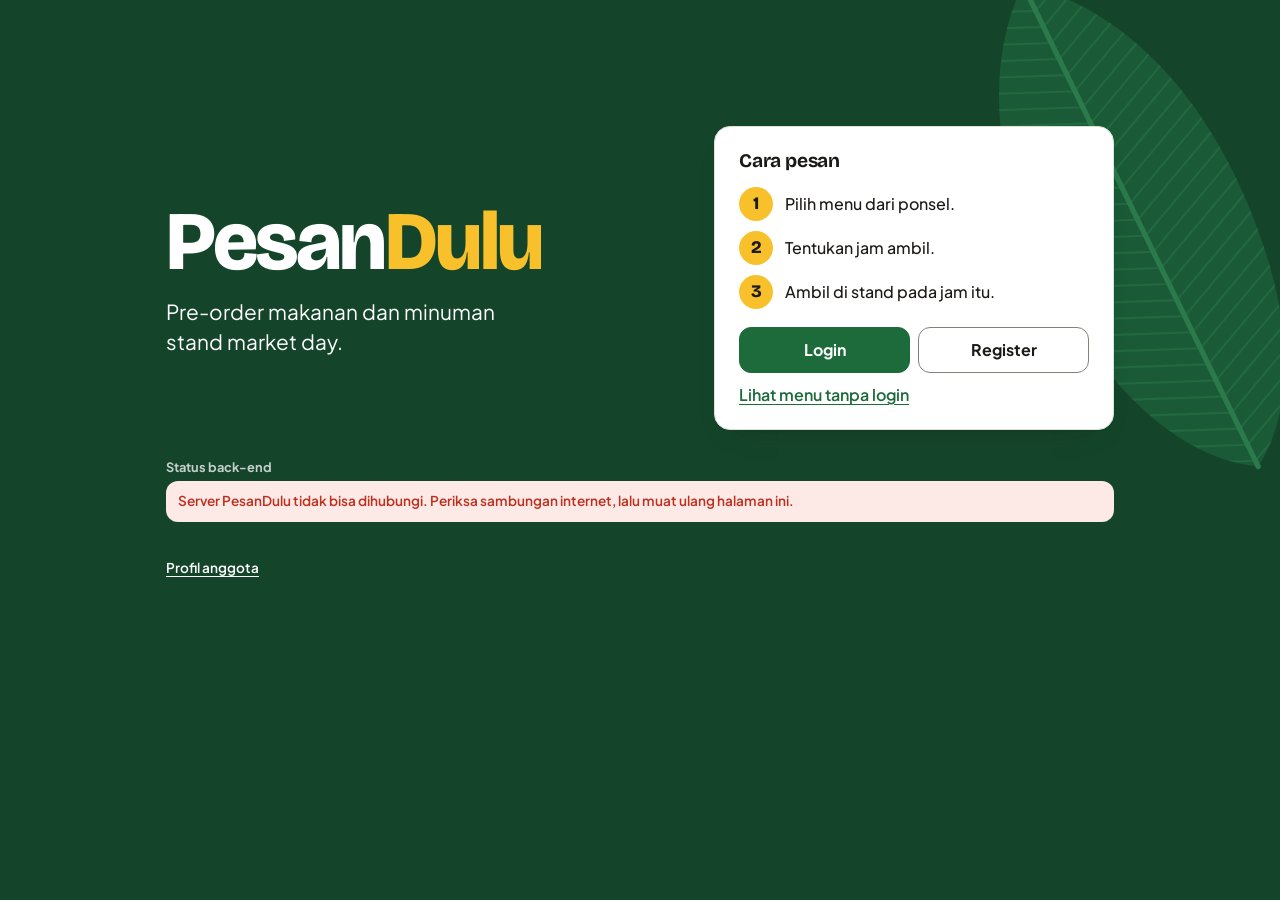
<file: frontend/index.html>
<!DOCTYPE html>
<html lang="id">
<head>
  <meta charset="utf-8">
  <meta name="viewport" content="width=device-width, initial-scale=1">
  <title>PesanDulu</title>
  <meta name="theme-color" content="#14452a">
  <link rel="icon" href="favicon.svg" type="image/svg+xml">
  <link rel="preload" href="fonts/PlusJakartaSans.woff2" as="font" type="font/woff2" crossorigin>
  <link rel="preload" href="fonts/BricolageGrotesque.woff2" as="font" type="font/woff2" crossorigin>
  <link rel="stylesheet" href="css/style.css?v=9">
</head>
<body class="sambut">
  <main class="lebar sempit isi sambut-kisi">
    <header class="sambutan">
      <h1 class="merek-besar">Pesan<span>Dulu</span></h1>
      <p>Pre-order makanan dan minuman stand market day.</p>
    </header>

    <section class="kartu" aria-labelledby="judul-cara">
      <h2 id="judul-cara">Cara pesan</h2>
      <ol class="langkah">
        <li>Pilih menu dari ponsel.</li>
        <li>Tentukan jam ambil.</li>
        <li>Ambil di stand pada jam itu.</li>
      </ol>
      <div class="baris-tombol rata">
        <a class="tombol utama" href="login.html">Login</a>
        <a class="tombol" href="register.html">Register</a>
      </div>
      <p class="keterangan"><a href="buat-pesanan.html">Lihat menu tanpa login</a></p>
    </section>

    <section class="status-backend" aria-labelledby="judul-status">
      <h2 id="judul-status">Status back-end</h2>
      <p id="status-backend" class="pesan" role="status">Memeriksa back-end…</p>
    </section>
  </main>

  <footer class="lebar sempit kaki-sambut">
    <a href="anggota.html">Profil anggota</a>
  </footer>

  <script src="js/config.js?v=9"></script>
  <script src="js/umum.js?v=9"></script>
  <script src="js/app.js?v=9"></script>
</body>
</html>
</file>
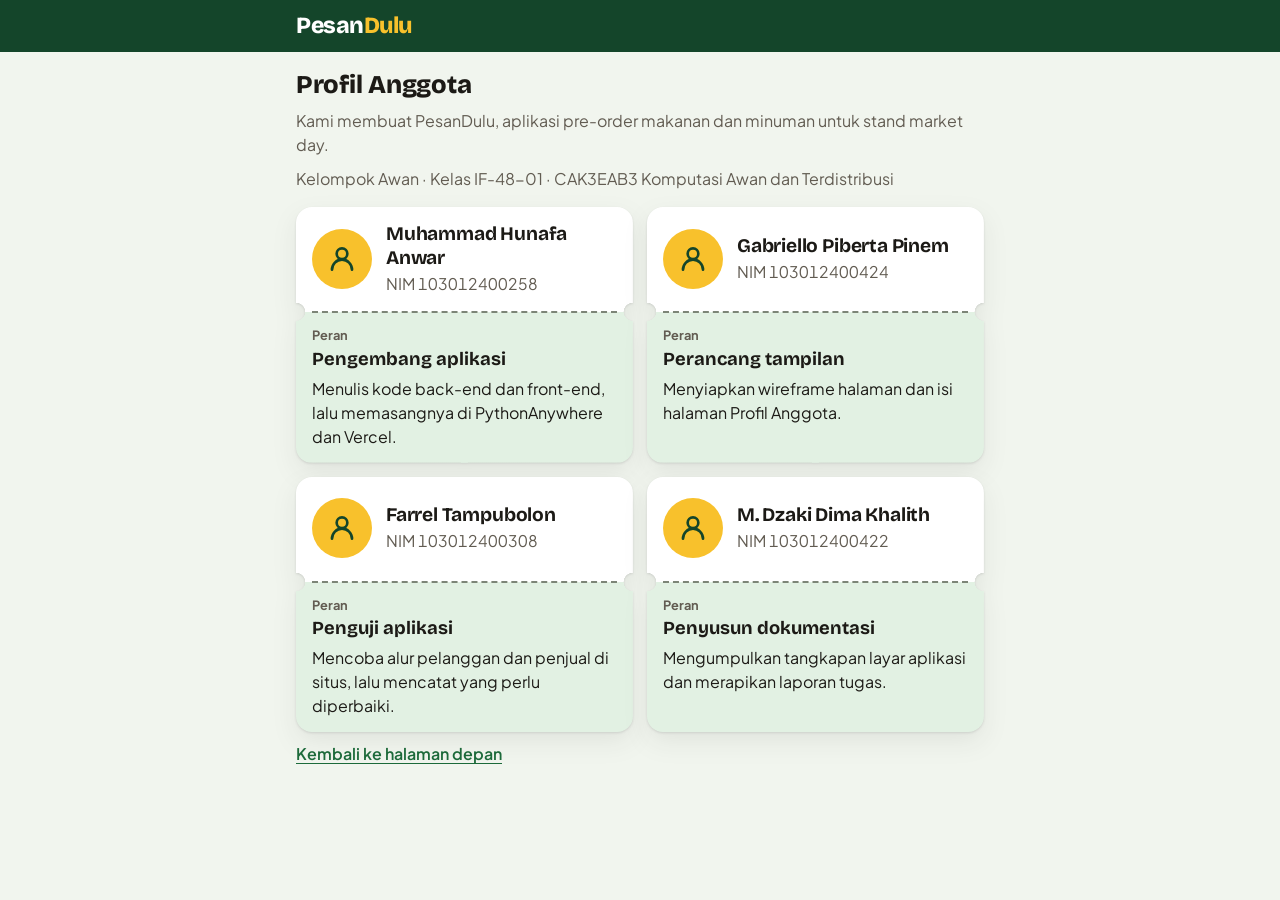
<file: frontend/anggota.html>
<!DOCTYPE html>
<html lang="id">
<head>
  <meta charset="utf-8">
  <meta name="viewport" content="width=device-width, initial-scale=1">
  <title>Profil Anggota - PesanDulu</title>
  <meta name="theme-color" content="#14452a">
  <link rel="icon" href="favicon.svg" type="image/svg+xml">
  <link rel="preload" href="fonts/PlusJakartaSans.woff2" as="font" type="font/woff2" crossorigin>
  <link rel="preload" href="fonts/BricolageGrotesque.woff2" as="font" type="font/woff2" crossorigin>
  <link rel="stylesheet" href="css/style.css?v=9">
  <link rel="stylesheet" href="css/anggota.css?v=9">
</head>
<body>
  <header class="kepala">
    <div class="lebar navigasi">
      <a class="merek" href="index.html">Pesan<span>Dulu</span></a>
    </div>
  </header>

  <main class="lebar isi">
    <section class="kartu polos" aria-labelledby="judul-anggota">
      <h1 id="judul-anggota">Profil Anggota</h1>
      <p class="keterangan">Kami membuat PesanDulu, aplikasi pre-order makanan dan minuman untuk stand market day.</p>
      <p class="keterangan">Kelompok Awan · Kelas IF-48-01 · CAK3EAB3 Komputasi Awan dan Terdistribusi</p>
      <ul class="daftar-anggota">
        <li class="kartu-anggota">
          <div class="tiket-atas">
            <div class="kepala-anggota">
              <span class="foto-anggota" aria-hidden="true"></span>
              <div class="identitas-anggota">
                <h2 class="nama-anggota">Muhammad Hunafa Anwar</h2>
                <p class="nim-anggota">NIM 103012400258</p>
              </div>
            </div>
          </div>
          <div class="tiket-bawah">
            <p class="label-peran">Peran</p>
            <p class="peran-anggota">Pengembang aplikasi</p>
            <p class="tugas-anggota">Menulis kode back-end dan front-end, lalu memasangnya di PythonAnywhere dan Vercel.</p>
          </div>
        </li>
        <li class="kartu-anggota">
          <div class="tiket-atas">
            <div class="kepala-anggota">
              <span class="foto-anggota" aria-hidden="true"></span>
              <div class="identitas-anggota">
                <h2 class="nama-anggota">Gabriello Piberta Pinem</h2>
                <p class="nim-anggota">NIM 103012400424</p>
              </div>
            </div>
          </div>
          <div class="tiket-bawah">
            <p class="label-peran">Peran</p>
            <p class="peran-anggota">Perancang tampilan</p>
            <p class="tugas-anggota">Menyiapkan wireframe halaman dan isi halaman Profil Anggota.</p>
          </div>
        </li>
        <li class="kartu-anggota">
          <div class="tiket-atas">
            <div class="kepala-anggota">
              <span class="foto-anggota" aria-hidden="true"></span>
              <div class="identitas-anggota">
                <h2 class="nama-anggota">Farrel Tampubolon</h2>
                <p class="nim-anggota">NIM 103012400308</p>
              </div>
            </div>
          </div>
          <div class="tiket-bawah">
            <p class="label-peran">Peran</p>
            <p class="peran-anggota">Penguji aplikasi</p>
            <p class="tugas-anggota">Mencoba alur pelanggan dan penjual di situs, lalu mencatat yang perlu diperbaiki.</p>
          </div>
        </li>
        <li class="kartu-anggota">
          <div class="tiket-atas">
            <div class="kepala-anggota">
              <span class="foto-anggota" aria-hidden="true"></span>
              <div class="identitas-anggota">
                <h2 class="nama-anggota">M. Dzaki Dima Khalith</h2>
                <p class="nim-anggota">NIM 103012400422</p>
              </div>
            </div>
          </div>
          <div class="tiket-bawah">
            <p class="label-peran">Peran</p>
            <p class="peran-anggota">Penyusun dokumentasi</p>
            <p class="tugas-anggota">Mengumpulkan tangkapan layar aplikasi dan merapikan laporan tugas.</p>
          </div>
        </li>
      </ul>
      <p class="keterangan"><a href="index.html">Kembali ke halaman depan</a></p>
    </section>
  </main>
</body>
</html>
</file>
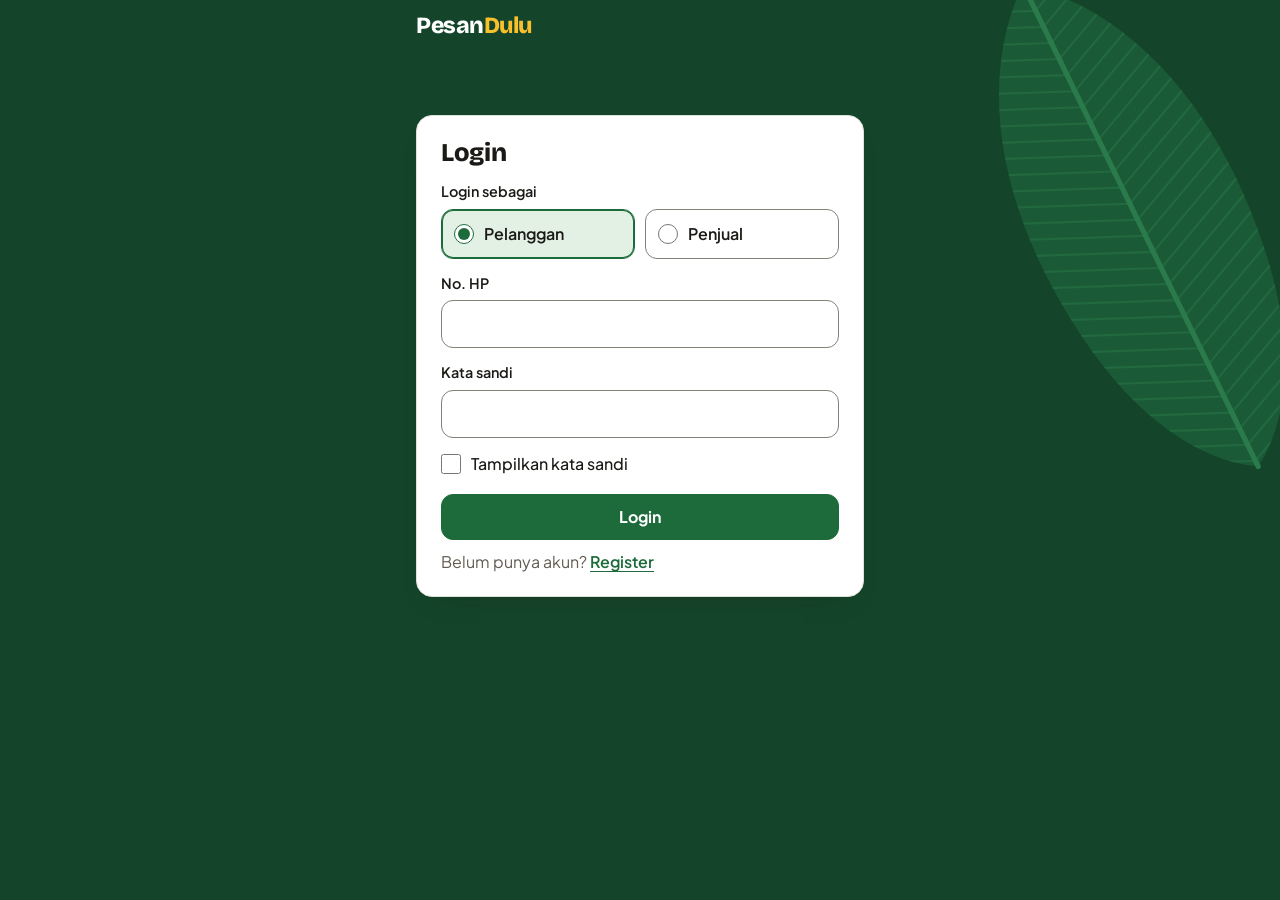
<file: frontend/antrean-pesanan.html>
<!DOCTYPE html>
<html lang="id">
<head>
  <meta charset="utf-8">
  <meta name="viewport" content="width=device-width, initial-scale=1">
  <title>Antrean Pesanan - PesanDulu</title>
  <meta name="theme-color" content="#14452a">
  <link rel="icon" href="favicon.svg" type="image/svg+xml">
  <link rel="preload" href="fonts/PlusJakartaSans.woff2" as="font" type="font/woff2" crossorigin>
  <link rel="preload" href="fonts/BricolageGrotesque.woff2" as="font" type="font/woff2" crossorigin>
  <link rel="stylesheet" href="css/style.css?v=9">
  <link rel="stylesheet" href="css/tabel-susun.css?v=9" media="(max-width: 900px)">
</head>
<body>
  <header class="kepala">
    <div class="lebar luas navigasi">
      <a class="merek" href="index.html">Pesan<span>Dulu</span></a>
      <nav aria-label="Halaman penjual">
        <a href="dashboard-penjual.html">Dashboard</a>
        <a href="antrean-pesanan.html" aria-current="page">Pesanan</a>
        <a href="kelola-menu.html">Menu</a>
        <a href="daftar-pelanggan.html">Pelanggan</a>
      </nav>
      <button type="button" class="tombol-kepala tombol-logout">Logout</button>
    </div>
  </header>

  <main class="lebar luas isi">
    <section class="kartu" aria-labelledby="judul-daftar">
      <div class="judul-bagian">
        <h1 id="judul-daftar">Antrean Pesanan</h1>
        <div class="saringan" role="group" aria-label="Saring status">
          <button type="button" class="tombol-saring" data-status="" aria-pressed="true">Semua <span class="jumlah-saring"></span></button>
          <button type="button" class="tombol-saring" data-status="menunggu" aria-pressed="false">Menunggu <span class="jumlah-saring"></span></button>
          <button type="button" class="tombol-saring" data-status="diproses" aria-pressed="false">Diproses <span class="jumlah-saring"></span></button>
          <button type="button" class="tombol-saring" data-status="siap diambil" aria-pressed="false">Siap diambil <span class="jumlah-saring"></span></button>
          <button type="button" class="tombol-saring" data-status="selesai" aria-pressed="false">Selesai <span class="jumlah-saring"></span></button>
          <button type="button" class="tombol-saring" data-status="dibatalkan" aria-pressed="false">Dibatalkan <span class="jumlah-saring"></span></button>
        </div>
      </div>
      <p id="pesan-daftar" class="pesan" role="status">Memuat pesanan…</p>
      <table class="tabel">
        <thead>
          <tr>
            <th scope="col">No.</th>
            <th scope="col">Pelanggan</th>
            <th scope="col">Pesanan</th>
            <th scope="col">Ambil</th>
            <th scope="col">Total</th>
            <th scope="col">Status</th>
            <th scope="col">Aksi</th>
          </tr>
        </thead>
        <tbody id="badan-tabel-pesanan"></tbody>
      </table>
      <p id="daftar-kosong" class="keterangan" hidden></p>
    </section>
  </main>

  <template id="templat-baris-pesanan">
    <tr>
      <td class="sel-nomor"></td>
      <td class="sel-pelanggan" data-label="Pelanggan"></td>
      <td class="sel-isi" data-label="Pesanan"><span><span class="isi-baris"></span><span class="catatan-pesanan" hidden></span><span class="keterangan-batal" hidden></span><span class="waktu-pesan" hidden></span></span></td>
      <td class="sel-ambil" data-label="Ambil"></td>
      <td class="sel-harga" data-label="Total"></td>
      <td data-label="Status"><span class="label-status"></span></td>
      <td class="sel-aksi" data-label="Aksi"><span class="kelompok-aksi"><button type="button" class="tombol utama kecil tombol-lanjut"></button><button type="button" class="tombol bahaya kecil tombol-tolak"></button></span></td>
    </tr>
  </template>

  <dialog id="dialog-batal" class="dialog" aria-labelledby="judul-dialog-batal">
    <form id="formulir-batal" class="formulir">
      <h2 id="judul-dialog-batal"></h2>
      <p id="ringkasan-batal" class="keterangan"></p>
      <label for="isian-alasan">Alasan <span class="opsional">(dibaca pelanggan)</span></label>
      <input id="isian-alasan" name="alasan" type="text" maxlength="100" autocomplete="off" placeholder="Contoh: bahan habis" required>
      <p id="pesan-dialog-batal" class="pesan" role="alert"></p>
      <div class="baris-tombol rata">
        <button type="button" id="tutup-dialog-batal" class="tombol">Kembali</button>
        <button type="submit" id="kirim-batal" class="tombol bahaya"></button>
      </div>
    </form>
  </dialog>

  <script src="js/config.js?v=9"></script>
  <script src="js/umum.js?v=9"></script>
  <script src="js/antrean-pesanan.js?v=9"></script>
</body>
</html>
</file>
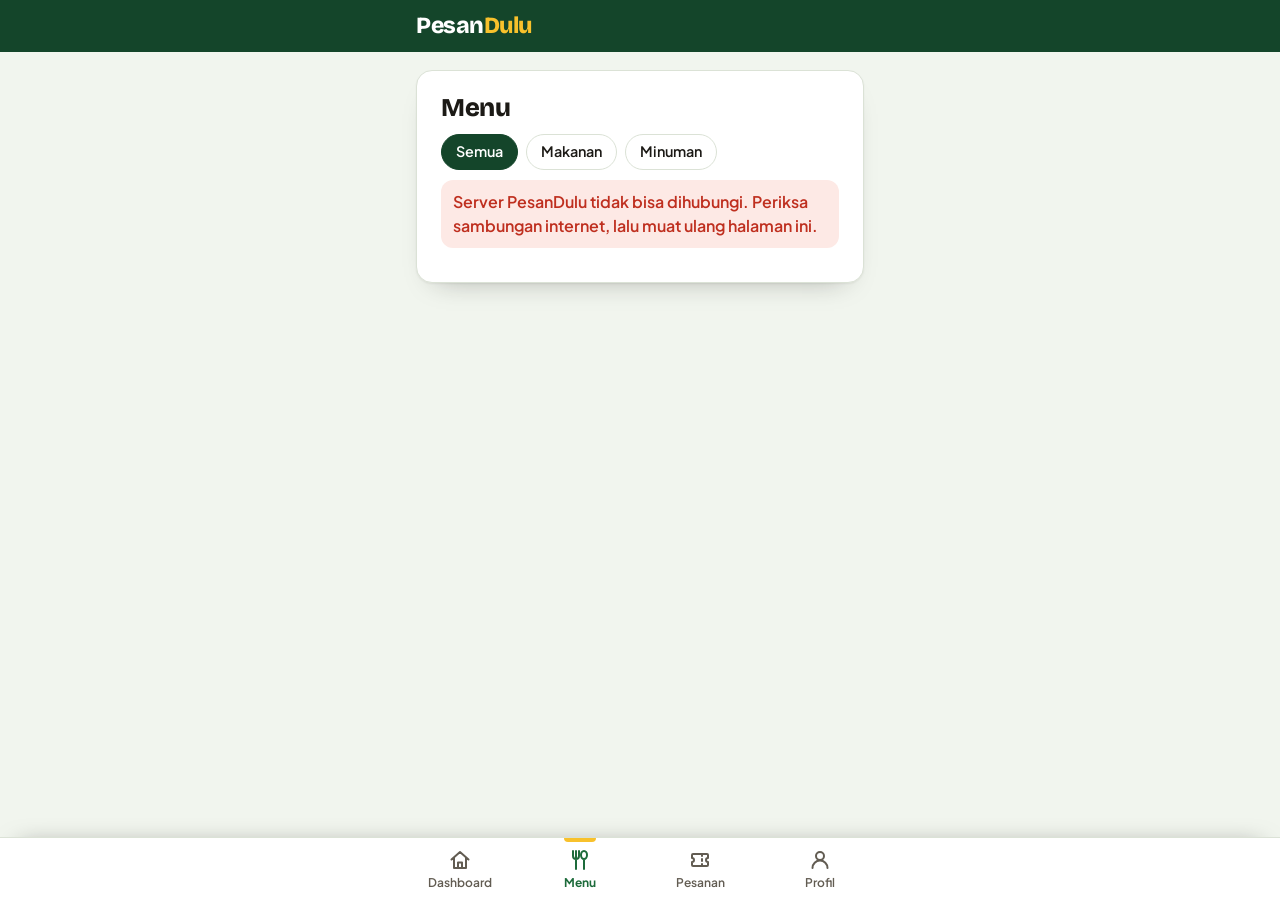
<file: frontend/buat-pesanan.html>
<!DOCTYPE html>
<html lang="id">
<head>
  <meta charset="utf-8">
  <meta name="viewport" content="width=device-width, initial-scale=1">
  <title>Menu - PesanDulu</title>
  <meta name="theme-color" content="#14452a">
  <link rel="icon" href="favicon.svg" type="image/svg+xml">
  <link rel="preload" href="fonts/PlusJakartaSans.woff2" as="font" type="font/woff2" crossorigin>
  <link rel="preload" href="fonts/BricolageGrotesque.woff2" as="font" type="font/woff2" crossorigin>
  <link rel="stylesheet" href="css/style.css?v=9">
</head>
<body class="ada-navigasi-bawah">
  <header class="kepala">
    <div class="lebar sempit navigasi">
      <a class="merek" href="index.html">Pesan<span>Dulu</span></a>
    </div>
  </header>

  <main class="lebar sempit isi">
    <section class="kartu" aria-labelledby="judul-menu">
      <h1 id="judul-menu">Menu</h1>
      <p id="belum-login" class="pemberitahuan" hidden>Untuk memesan, <a href="login.html">login</a> dulu sebagai pelanggan. Belum punya akun? <a href="register.html">Register</a>.</p>
      <div class="saringan" role="group" aria-label="Saring kategori">
        <button type="button" class="tombol-saring" data-kategori="" aria-pressed="true">Semua</button>
        <button type="button" class="tombol-saring" data-kategori="Makanan" aria-pressed="false">Makanan</button>
        <button type="button" class="tombol-saring" data-kategori="Minuman" aria-pressed="false">Minuman</button>
      </div>
      <p id="pesan-menu" class="pesan" role="status">Memuat menu…</p>
      <ul id="daftar-menu" class="daftar-menu"></ul>
      <p id="daftar-kosong" class="keterangan" hidden></p>
    </section>

    <section id="kartu-keranjang" class="kartu" aria-labelledby="judul-keranjang" hidden>
      <div class="judul-bagian">
        <h2 id="judul-keranjang">Keranjang</h2>
        <strong id="total-keranjang" class="total-keranjang"></strong>
      </div>
      <p id="isi-keranjang" class="keterangan"></p>
      <form id="formulir-pesanan" class="formulir">
        <label for="isian-waktu">Waktu ambil</label>
        <select id="isian-waktu" name="waktu_ambil" required></select>
        <p id="keterangan-waktu" class="keterangan-isian" role="status" hidden></p>

        <label for="isian-catatan">Catatan untuk penjual <span class="opsional">(boleh kosong)</span></label>
        <input id="isian-catatan" name="catatan" type="text" maxlength="100" autocomplete="off" placeholder="Contoh: tidak pedas">

        <div class="tumpukan-tombol">
          <button type="submit" id="tombol-pesan" class="tombol utama" disabled>Pesan Sekarang</button>
        </div>
      </form>
      <p id="pesan-keranjang" class="pesan" role="status"></p>
    </section>
  </main>

  <nav class="navigasi-bawah" aria-label="Halaman pelanggan">
    <a href="dashboard-pelanggan.html">Dashboard</a>
    <a href="buat-pesanan.html" aria-current="page">Menu</a>
    <a href="pesanan-saya.html">Pesanan</a>
    <a href="profil.html">Profil</a>
  </nav>

  <template id="templat-item-menu">
    <li class="item-menu">
      <span class="gambar-item" aria-hidden="true"></span>
      <div class="teks-item">
        <span class="nama-item"></span>
        <span class="harga-item"></span>
        <span class="sisa-item" hidden></span>
      </div>
      <span class="label-status habis label-habis" hidden>Habis</span>
      <button type="button" class="tombol kecil tombol-tambah" hidden>+ Tambah</button>
      <div class="penghitung" hidden>
        <button type="button" class="tombol-bulat tombol-kurang">&minus;</button>
        <span class="jumlah"></span>
        <button type="button" class="tombol-bulat tombol-lebih">+</button>
      </div>
    </li>
  </template>

  <script src="js/config.js?v=9"></script>
  <script src="js/umum.js?v=9"></script>
  <script src="js/buat-pesanan.js?v=9"></script>
</body>
</html>
</file>
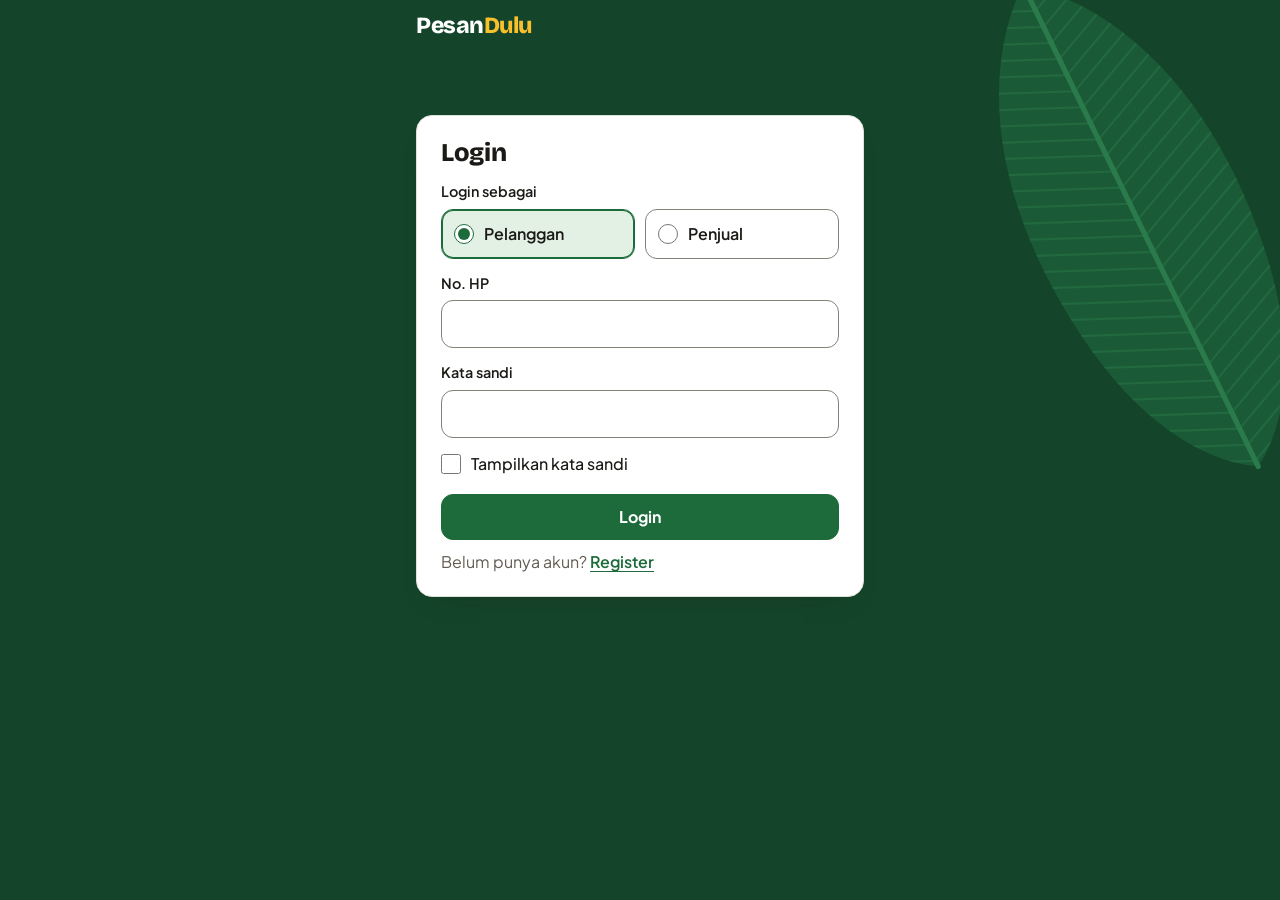
<file: frontend/daftar-pelanggan.html>
<!DOCTYPE html>
<html lang="id">
<head>
  <meta charset="utf-8">
  <meta name="viewport" content="width=device-width, initial-scale=1">
  <title>Pelanggan - PesanDulu</title>
  <meta name="theme-color" content="#14452a">
  <link rel="icon" href="favicon.svg" type="image/svg+xml">
  <link rel="preload" href="fonts/PlusJakartaSans.woff2" as="font" type="font/woff2" crossorigin>
  <link rel="preload" href="fonts/BricolageGrotesque.woff2" as="font" type="font/woff2" crossorigin>
  <link rel="stylesheet" href="css/style.css?v=9">
  <link rel="stylesheet" href="css/tabel-susun.css?v=9" media="(max-width: 640px)">
</head>
<body>
  <header class="kepala">
    <div class="lebar luas navigasi">
      <a class="merek" href="index.html">Pesan<span>Dulu</span></a>
      <nav aria-label="Halaman penjual">
        <a href="dashboard-penjual.html">Dashboard</a>
        <a href="antrean-pesanan.html">Pesanan</a>
        <a href="kelola-menu.html">Menu</a>
        <a href="daftar-pelanggan.html" aria-current="page">Pelanggan</a>
      </nav>
      <button type="button" class="tombol-kepala tombol-logout">Logout</button>
    </div>
  </header>

  <main class="lebar luas isi">
    <section class="kartu" aria-labelledby="judul-daftar">
      <div class="judul-bagian">
        <h1 id="judul-daftar">Pelanggan</h1>
        <input id="isian-cari" class="isian-cari" type="search" placeholder="Cari nama / no. HP" aria-label="Cari nama atau nomor HP" autocomplete="off">
      </div>
      <p id="pesan-daftar" class="pesan" role="status">Memuat pelanggan…</p>
      <table class="tabel">
        <thead>
          <tr>
            <th scope="col">Nama</th>
            <th scope="col">No. HP</th>
          </tr>
        </thead>
        <tbody id="badan-tabel-pelanggan"></tbody>
      </table>
      <p id="daftar-kosong" class="keterangan" hidden></p>
    </section>
  </main>

  <template id="templat-baris-pelanggan">
    <tr>
      <td class="sel-nama"></td>
      <td class="sel-no-hp" data-label="No. HP"></td>
    </tr>
  </template>

  <script src="js/config.js?v=9"></script>
  <script src="js/umum.js?v=9"></script>
  <script src="js/daftar-pelanggan.js?v=9"></script>
</body>
</html>
</file>
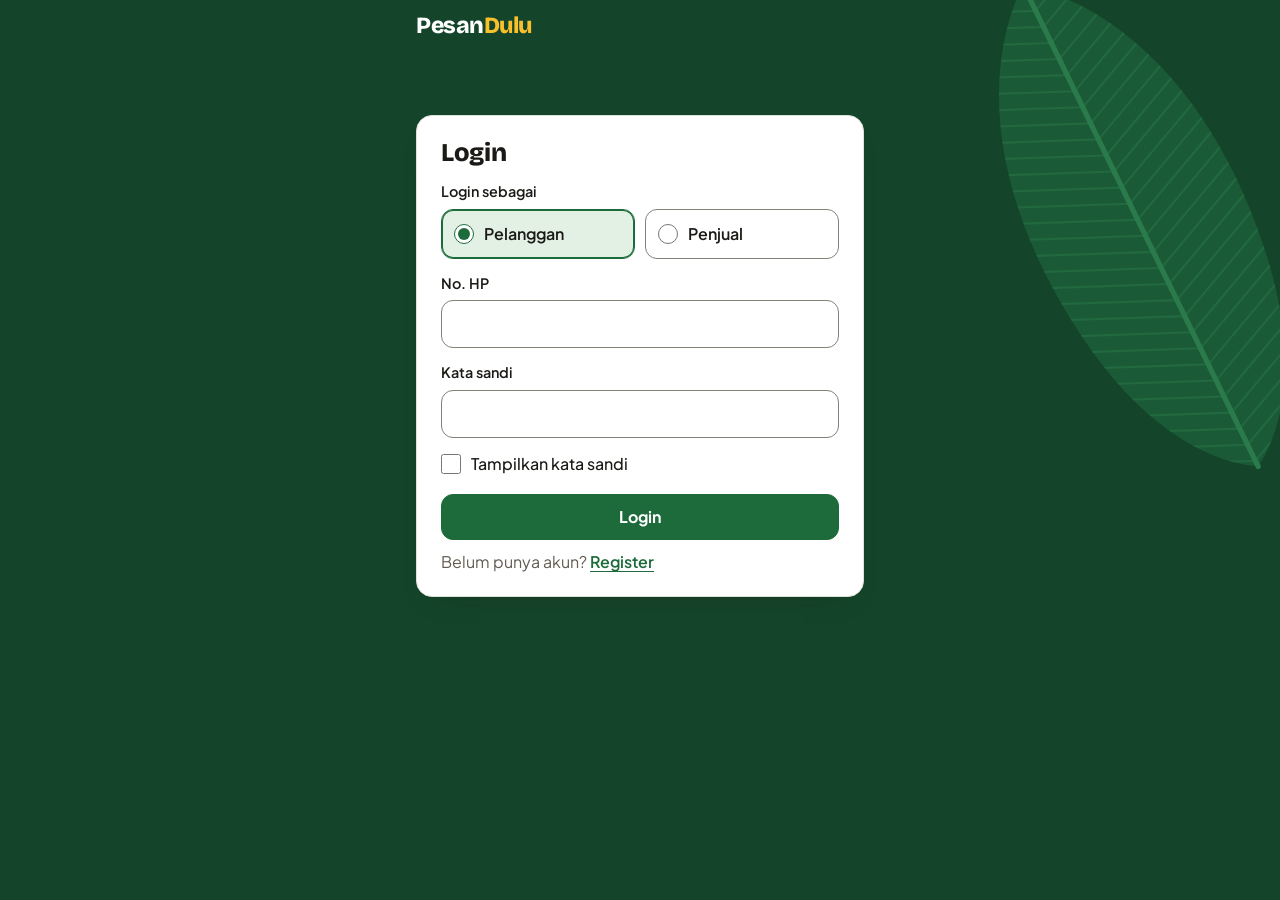
<file: frontend/dashboard-pelanggan.html>
<!DOCTYPE html>
<html lang="id">
<head>
  <meta charset="utf-8">
  <meta name="viewport" content="width=device-width, initial-scale=1">
  <title>Dashboard - PesanDulu</title>
  <meta name="theme-color" content="#14452a">
  <link rel="icon" href="favicon.svg" type="image/svg+xml">
  <link rel="preload" href="fonts/PlusJakartaSans.woff2" as="font" type="font/woff2" crossorigin>
  <link rel="preload" href="fonts/BricolageGrotesque.woff2" as="font" type="font/woff2" crossorigin>
  <link rel="stylesheet" href="css/style.css?v=9">
</head>
<body class="ada-navigasi-bawah">
  <header class="kepala">
    <div class="lebar sempit navigasi">
      <a class="merek" href="index.html">Pesan<span>Dulu</span></a>
    </div>
  </header>

  <main class="lebar sempit isi">
    <section class="kartu" aria-labelledby="judul-dashboard">
      <h1 id="judul-dashboard">Dashboard</h1>
      <p id="sapaan" class="keterangan"></p>
      <p id="pesan-dashboard" class="pesan" role="status">Memuat dashboard…</p>
      <div id="ringkasan" class="ringkasan" hidden>
        <div class="kotak-angka" data-status="menunggu"><span class="angka"></span><span class="nama-angka">Menunggu</span></div>
        <div class="kotak-angka" data-status="diproses"><span class="angka"></span><span class="nama-angka">Diproses</span></div>
        <div class="kotak-angka" data-status="siap diambil"><span class="angka"></span><span class="nama-angka">Siap diambil</span></div>
        <div class="kotak-angka setengah" data-status="selesai"><span class="angka"></span><span class="nama-angka">Selesai</span></div>
        <div class="kotak-angka setengah" data-status="dibatalkan"><span class="angka"></span><span class="nama-angka">Dibatalkan</span></div>
      </div>
      <div class="tumpukan-tombol">
        <a class="tombol utama" href="buat-pesanan.html">Pesan Sekarang</a>
        <button type="button" class="tombol tombol-logout">Logout</button>
      </div>
    </section>

    <section class="kartu polos" aria-labelledby="judul-berjalan">
      <h2 id="judul-berjalan">Pesanan yang sedang berjalan</h2>
      <ul id="daftar-berjalan" class="daftar-pesanan"></ul>
      <p id="berjalan-kosong" class="keterangan tiket-kosong" hidden>Tidak ada pesanan yang sedang berjalan.</p>
      <p class="keterangan"><a href="pesanan-saya.html">Lihat semua pesanan</a></p>
    </section>
  </main>

  <nav class="navigasi-bawah" aria-label="Halaman pelanggan">
    <a href="dashboard-pelanggan.html" aria-current="page">Dashboard</a>
    <a href="buat-pesanan.html">Menu</a>
    <a href="pesanan-saya.html">Pesanan</a>
    <a href="profil.html">Profil</a>
  </nav>

  <template id="templat-pesanan">
    <li class="item-pesanan">
      <div class="tiket-atas">
        <div class="baris-pesanan">
          <span class="nomor-pesanan"></span>
          <span class="label-status"></span>
        </div>
        <p class="isi-pesanan"></p>
        <p class="catatan-pesanan" hidden></p>
        <p class="keterangan-batal" hidden></p>
        <p class="waktu-pesan" hidden></p>
      </div>
      <div class="tiket-bawah">
        <p class="rincian-pesanan"><span class="bagian-ambil">Ambil <strong class="jam-ambil"></strong></span><span class="pemisah-rincian"> · </span><strong class="total-pesanan"></strong></p>
      </div>
    </li>
  </template>

  <script src="js/config.js?v=9"></script>
  <script src="js/umum.js?v=9"></script>
  <script src="js/dashboard-pelanggan.js?v=9"></script>
</body>
</html>
</file>
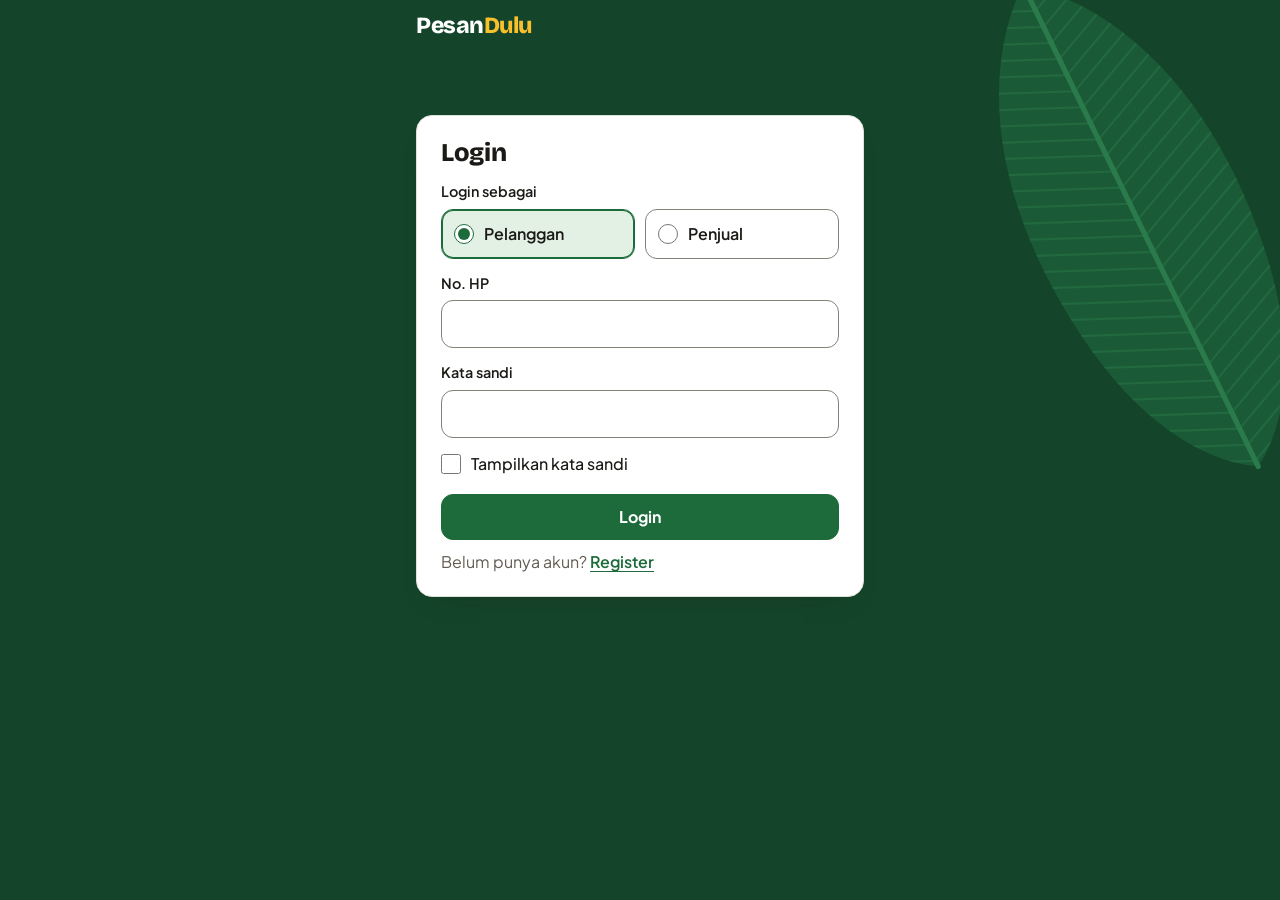
<file: frontend/dashboard-penjual.html>
<!DOCTYPE html>
<html lang="id">
<head>
  <meta charset="utf-8">
  <meta name="viewport" content="width=device-width, initial-scale=1">
  <title>Dashboard - PesanDulu</title>
  <meta name="theme-color" content="#14452a">
  <link rel="icon" href="favicon.svg" type="image/svg+xml">
  <link rel="preload" href="fonts/PlusJakartaSans.woff2" as="font" type="font/woff2" crossorigin>
  <link rel="preload" href="fonts/BricolageGrotesque.woff2" as="font" type="font/woff2" crossorigin>
  <link rel="stylesheet" href="css/style.css?v=9">
  <link rel="stylesheet" href="css/tabel-susun.css?v=9" media="(max-width: 900px)">
</head>
<body>
  <header class="kepala">
    <div class="lebar luas navigasi">
      <a class="merek" href="index.html">Pesan<span>Dulu</span></a>
      <nav aria-label="Halaman penjual">
        <a href="dashboard-penjual.html" aria-current="page">Dashboard</a>
        <a href="antrean-pesanan.html">Pesanan</a>
        <a href="kelola-menu.html">Menu</a>
        <a href="daftar-pelanggan.html">Pelanggan</a>
      </nav>
      <button type="button" class="tombol-kepala tombol-logout">Logout</button>
    </div>
  </header>

  <main class="lebar luas isi">
    <section class="kartu" aria-labelledby="judul-dashboard">
      <h1 id="judul-dashboard">Dashboard</h1>
      <p id="pesan-dashboard" class="pesan" role="status">Memuat dashboard…</p>
      <div id="ringkasan" class="ringkasan ringkasan-lebar" hidden>
        <div class="kotak-angka" data-status="menunggu"><span class="angka"></span><span class="nama-angka">Menunggu</span></div>
        <div class="kotak-angka" data-status="diproses"><span class="angka"></span><span class="nama-angka">Diproses</span></div>
        <div class="kotak-angka" data-status="siap diambil"><span class="angka"></span><span class="nama-angka">Siap diambil</span></div>
        <div class="kotak-angka setengah" data-status="selesai"><span class="angka"></span><span class="nama-angka">Selesai</span></div>
        <div class="kotak-angka setengah" data-status="dibatalkan"><span class="angka"></span><span class="nama-angka">Dibatalkan</span></div>
        <div class="kotak-angka lebar-ganda"><span id="total-penjualan" class="angka"></span><span class="nama-angka">Penjualan</span></div>
      </div>
    </section>

    <section class="kartu" aria-labelledby="judul-terlaris">
      <h2 id="judul-terlaris">Menu Terlaris</h2>
      <p class="keterangan">Penjualan dan menu terlaris dihitung dari pesanan yang sudah selesai.</p>
      <ol id="daftar-terlaris" class="daftar-terlaris"></ol>
      <p id="terlaris-kosong" class="keterangan" hidden>Belum ada pesanan yang selesai.</p>
      <p class="total-terjual"><span>Total terjual</span><strong id="total-terjual"></strong></p>
    </section>

    <section class="kartu" aria-labelledby="judul-harian">
      <h2 id="judul-harian">Rekap per Hari</h2>
      <p class="keterangan">Pesanan dikelompokkan menurut tanggal dibuatnya.</p>
      <table class="tabel">
        <thead>
          <tr>
            <th scope="col">Tanggal</th>
            <th scope="col">Pesanan</th>
            <th scope="col">Berjalan</th>
            <th scope="col">Selesai</th>
            <th scope="col">Dibatalkan</th>
            <th scope="col">Terjual</th>
            <th scope="col">Penjualan</th>
          </tr>
        </thead>
        <tbody id="badan-tabel-harian"></tbody>
      </table>
      <p id="keterangan-tanpa-tanggal" class="keterangan" hidden>Tidak tercatat: pesanan yang dibuat sebelum tanggal dan jam pesanan mulai dicatat.</p>
    </section>

    <section class="kartu" aria-labelledby="judul-unduh">
      <h2 id="judul-unduh">Unduh Data</h2>
      <p class="keterangan">Berkas CSV bisa dibuka di Excel, Google Sheets, atau LibreOffice Calc.</p>
      <div class="formulir pilihan-unduh">
        <label for="pemisah-csv">Pemisah kolom</label>
        <select id="pemisah-csv">
          <option value="titik-koma">Titik koma (;)</option>
          <option value="koma">Koma (,)</option>
        </select>
      </div>
      <p class="keterangan">Kalau di Excel semua isi masuk ke satu kolom, ganti pemisah kolom lalu unduh lagi.</p>
      <div class="baris-tombol baris-unduh">
        <button type="button" class="tombol tombol-unduh" data-berkas="rekap-harian">Rekap per hari</button>
        <button type="button" class="tombol tombol-unduh" data-berkas="pesanan">Daftar pesanan</button>
      </div>
      <p id="pesan-unduh" class="pesan" role="status"></p>
    </section>
  </main>

  <template id="templat-baris-harian">
    <tr>
      <td class="sel-nama sel-tanggal"><span class="teks-tanggal"></span> <span class="tanda-hari-ini" hidden>hari ini</span></td>
      <td class="sel-angka sel-jumlah-pesanan" data-label="Pesanan"></td>
      <td class="sel-angka sel-berjalan" data-label="Berjalan"></td>
      <td class="sel-angka sel-selesai" data-label="Selesai"></td>
      <td class="sel-angka sel-dibatalkan" data-label="Dibatalkan"></td>
      <td class="sel-angka sel-terjual" data-label="Terjual"></td>
      <td class="sel-harga" data-label="Penjualan"></td>
    </tr>
  </template>

  <template id="templat-terlaris">
    <li class="baris-terlaris">
      <span class="nama-terlaris"></span>
      <span class="batang" aria-hidden="true"><span class="isi-batang"></span></span>
      <span class="jumlah-terlaris"></span>
    </li>
  </template>

  <script src="js/config.js?v=9"></script>
  <script src="js/umum.js?v=9"></script>
  <script src="js/dashboard-penjual.js?v=9"></script>
</body>
</html>
</file>
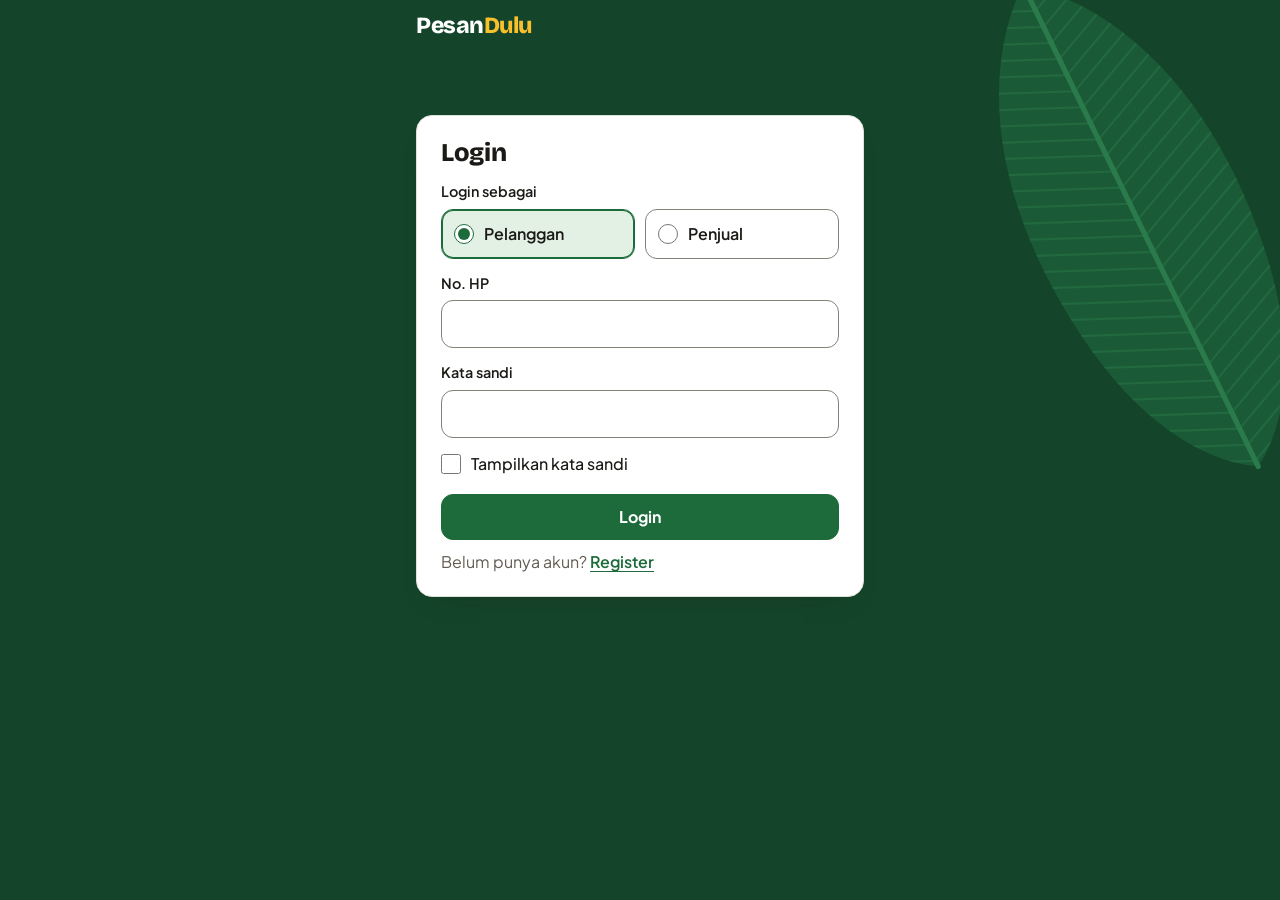
<file: frontend/kelola-menu.html>
<!DOCTYPE html>
<html lang="id">
<head>
  <meta charset="utf-8">
  <meta name="viewport" content="width=device-width, initial-scale=1">
  <title>Kelola Menu - PesanDulu</title>
  <meta name="theme-color" content="#14452a">
  <link rel="icon" href="favicon.svg" type="image/svg+xml">
  <link rel="preload" href="fonts/PlusJakartaSans.woff2" as="font" type="font/woff2" crossorigin>
  <link rel="preload" href="fonts/BricolageGrotesque.woff2" as="font" type="font/woff2" crossorigin>
  <link rel="stylesheet" href="css/style.css?v=9">
  <link rel="stylesheet" href="css/tabel-susun.css?v=9" media="(max-width: 640px)">
</head>
<body>
  <header class="kepala">
    <div class="lebar luas navigasi">
      <a class="merek" href="index.html">Pesan<span>Dulu</span></a>
      <nav aria-label="Halaman penjual">
        <a href="dashboard-penjual.html">Dashboard</a>
        <a href="antrean-pesanan.html">Pesanan</a>
        <a href="kelola-menu.html" aria-current="page">Menu</a>
        <a href="daftar-pelanggan.html">Pelanggan</a>
      </nav>
      <button type="button" class="tombol-kepala tombol-logout">Logout</button>
    </div>
  </header>

  <main class="lebar luas isi dua-kolom">
    <section class="kartu" aria-labelledby="judul-daftar">
      <div class="judul-bagian">
        <h1 id="judul-daftar">Kelola Menu</h1>
        <button type="button" id="tombol-tambah" class="tombol utama">+ Tambah Menu</button>
      </div>
      <p id="pesan-daftar" class="pesan" role="status">Memuat menu…</p>
      <table class="tabel">
        <thead>
          <tr>
            <th scope="col">Nama</th>
            <th scope="col">Kategori</th>
            <th scope="col">Harga</th>
            <th scope="col">Stok</th>
            <th scope="col">Tersedia</th>
            <th scope="col">Aksi</th>
          </tr>
        </thead>
        <tbody id="badan-tabel-menu"></tbody>
      </table>
      <p id="daftar-kosong" class="keterangan" hidden>Belum ada menu.</p>
    </section>

    <section class="kartu" aria-labelledby="judul-formulir">
      <h2 id="judul-formulir">Tambah Menu</h2>
      <form id="formulir-menu" class="formulir">
        <label for="isian-nama">Nama</label>
        <input id="isian-nama" name="nama" type="text" maxlength="50" autocomplete="off" required>

        <label for="isian-kategori">Kategori</label>
        <select id="isian-kategori" name="kategori" required>
          <option>Makanan</option>
          <option>Minuman</option>
        </select>

        <label for="isian-harga">Harga (Rp)</label>
        <input id="isian-harga" name="harga" type="number" min="1" max="1000000" step="1" inputmode="numeric" required>

        <label for="isian-stok">Stok <span class="opsional">(kosongkan kalau tidak dibatasi)</span></label>
        <input id="isian-stok" name="stok" type="number" min="0" max="999" step="1" inputmode="numeric">

        <label class="pilihan">
          <input name="tersedia" type="checkbox" checked>
          Tersedia
        </label>

        <div class="baris-tombol">
          <button type="submit" id="tombol-simpan" class="tombol utama">Simpan</button>
          <button type="button" id="tombol-batal" class="tombol">Batal</button>
        </div>
        <p id="pesan-formulir" class="pesan" role="status"></p>
      </form>
    </section>
  </main>

  <template id="templat-baris-menu">
    <tr>
      <td class="sel-nama"></td>
      <td class="sel-kategori" data-label="Kategori"></td>
      <td class="sel-harga" data-label="Harga"></td>
      <td class="sel-stok" data-label="Stok"></td>
      <td data-label="Tersedia">
        <label class="pilihan-sakelar">
          <input type="checkbox" role="switch" class="sakelar">
          <span class="teks-sakelar"></span>
        </label>
      </td>
      <td class="sel-aksi" data-label="Aksi">
        <button type="button" class="tombol-teks tombol-ubah">Ubah</button>
        <button type="button" class="tombol-teks bahaya tombol-hapus">Hapus</button>
      </td>
    </tr>
  </template>

  <script src="js/config.js?v=9"></script>
  <script src="js/umum.js?v=9"></script>
  <script src="js/kelola-menu.js?v=9"></script>
</body>
</html>
</file>
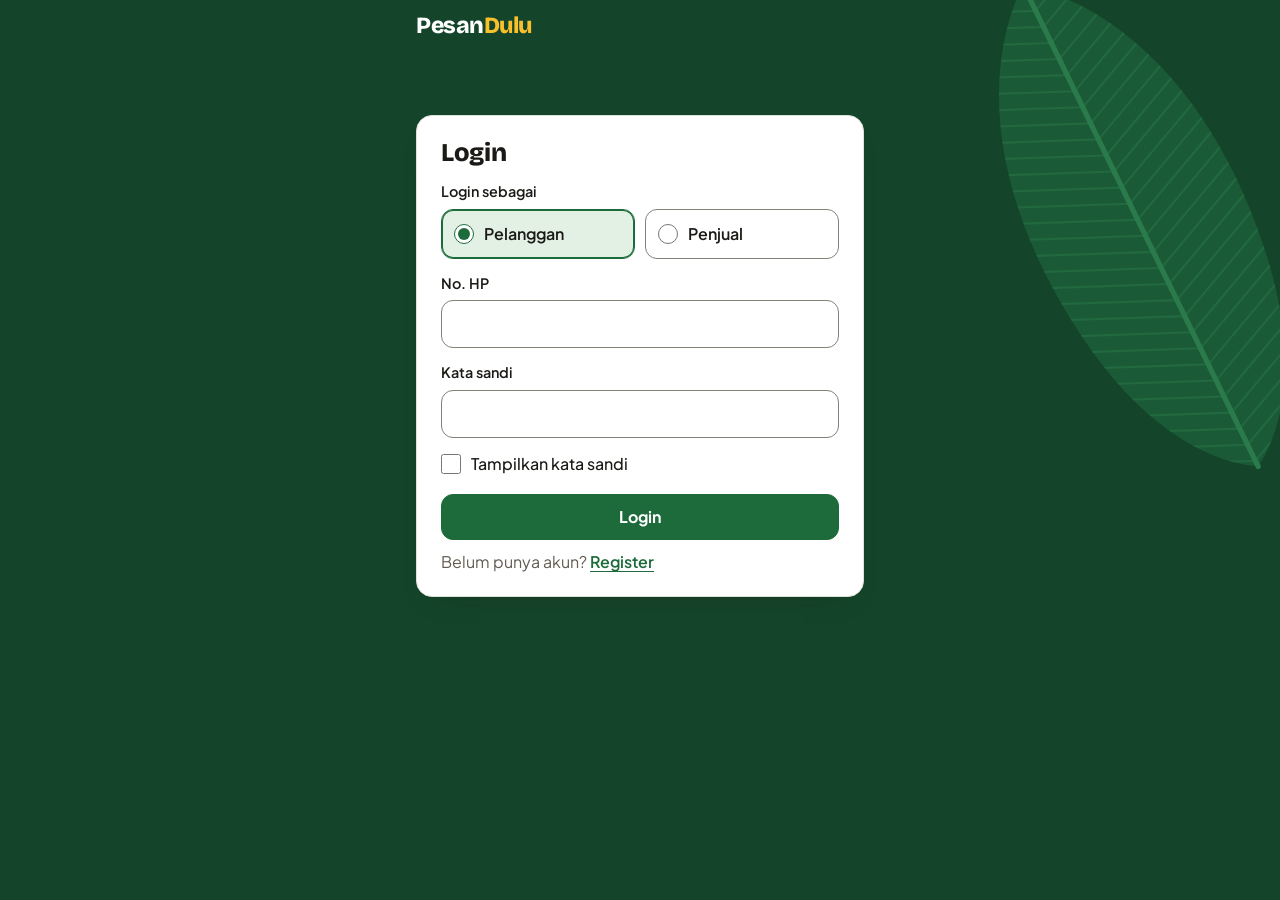
<file: frontend/login.html>
<!DOCTYPE html>
<html lang="id">
<head>
  <meta charset="utf-8">
  <meta name="viewport" content="width=device-width, initial-scale=1">
  <title>Login - PesanDulu</title>
  <meta name="theme-color" content="#14452a">
  <link rel="icon" href="favicon.svg" type="image/svg+xml">
  <link rel="preload" href="fonts/PlusJakartaSans.woff2" as="font" type="font/woff2" crossorigin>
  <link rel="preload" href="fonts/BricolageGrotesque.woff2" as="font" type="font/woff2" crossorigin>
  <link rel="stylesheet" href="css/style.css?v=9">
</head>
<body class="sambut">
  <header class="kepala">
    <div class="lebar sempit navigasi">
      <a class="merek" href="index.html">Pesan<span>Dulu</span></a>
    </div>
  </header>

  <main class="lebar sempit isi">
    <section class="kartu" aria-labelledby="judul-login">
      <h1 id="judul-login">Login</h1>
      <form id="formulir-login" class="formulir" hidden>
        <fieldset class="pilihan-peran">
          <legend>Login sebagai</legend>
          <label class="pilihan">
            <input type="radio" name="peran" value="pelanggan" autocomplete="off" checked>
            Pelanggan
          </label>
          <label class="pilihan">
            <input type="radio" name="peran" value="penjual" autocomplete="off">
            Penjual
          </label>
        </fieldset>

        <div id="kelompok-no-hp">
          <label for="isian-no-hp">No. HP</label>
          <input id="isian-no-hp" name="no_hp" type="tel" maxlength="20" autocomplete="username" required>
        </div>

        <label for="isian-kata-sandi">Kata sandi</label>
        <input id="isian-kata-sandi" name="kata_sandi" type="password" maxlength="64" autocomplete="current-password" required>

        <label class="pilihan">
          <input type="checkbox" class="tampilkan-sandi" data-untuk="isian-kata-sandi" autocomplete="off">
          Tampilkan kata sandi
        </label>

        <div class="tumpukan-tombol">
          <button type="submit" id="tombol-login" class="tombol utama">Login</button>
        </div>
      </form>
      <p id="pesan-login" class="pesan" role="status">Memeriksa sesi…</p>
      <p class="keterangan">Belum punya akun? <a href="register.html">Register</a></p>
    </section>
  </main>

  <script src="js/config.js?v=9"></script>
  <script src="js/umum.js?v=9"></script>
  <script src="js/login.js?v=9"></script>
</body>
</html>
</file>
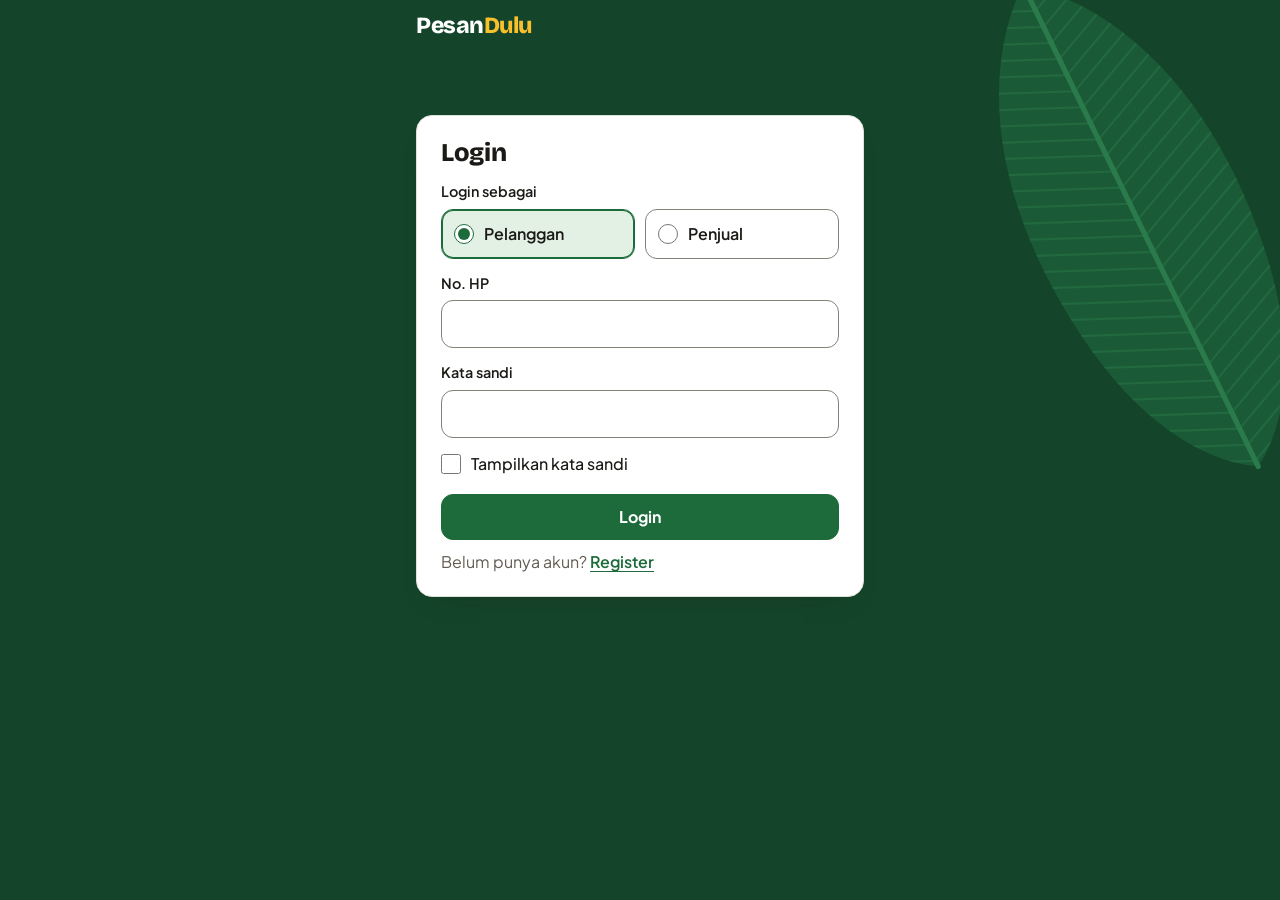
<file: frontend/pesanan-saya.html>
<!DOCTYPE html>
<html lang="id">
<head>
  <meta charset="utf-8">
  <meta name="viewport" content="width=device-width, initial-scale=1">
  <title>Pesanan Saya - PesanDulu</title>
  <meta name="theme-color" content="#14452a">
  <link rel="icon" href="favicon.svg" type="image/svg+xml">
  <link rel="preload" href="fonts/PlusJakartaSans.woff2" as="font" type="font/woff2" crossorigin>
  <link rel="preload" href="fonts/BricolageGrotesque.woff2" as="font" type="font/woff2" crossorigin>
  <link rel="stylesheet" href="css/style.css?v=9">
</head>
<body class="ada-navigasi-bawah">
  <header class="kepala">
    <div class="lebar sempit navigasi">
      <a class="merek" href="index.html">Pesan<span>Dulu</span></a>
    </div>
  </header>

  <main class="lebar sempit isi">
    <section class="kartu polos" aria-labelledby="judul-pesanan">
      <h1 id="judul-pesanan">Pesanan Saya</h1>
      <p id="pesan-daftar" class="pesan" role="status">Memuat pesanan…</p>
      <p id="daftar-kosong" class="keterangan tiket-kosong" hidden>Belum ada pesanan. <a href="buat-pesanan.html">Lihat menu</a> untuk memesan.</p>
      <ul id="daftar-pesanan" class="daftar-pesanan"></ul>
    </section>
  </main>

  <nav class="navigasi-bawah" aria-label="Halaman pelanggan">
    <a href="dashboard-pelanggan.html">Dashboard</a>
    <a href="buat-pesanan.html">Menu</a>
    <a href="pesanan-saya.html" aria-current="page">Pesanan</a>
    <a href="profil.html">Profil</a>
  </nav>

  <template id="templat-pesanan">
    <li class="item-pesanan">
      <div class="tiket-atas">
        <div class="baris-pesanan">
          <span class="nomor-pesanan"></span>
          <span class="label-status"></span>
        </div>
        <p class="isi-pesanan"></p>
        <p class="catatan-pesanan" hidden></p>
        <p class="keterangan-batal" hidden></p>
        <p class="waktu-pesan" hidden></p>
      </div>
      <div class="tiket-bawah">
        <p class="rincian-pesanan"><span class="bagian-ambil">Ambil <strong class="jam-ambil"></strong></span><span class="pemisah-rincian"> · </span><strong class="total-pesanan"></strong></p>
        <button type="button" class="tombol kecil tombol-batalkan" hidden>Batalkan</button>
      </div>
    </li>
  </template>

  <script src="js/config.js?v=9"></script>
  <script src="js/umum.js?v=9"></script>
  <script src="js/pesanan-saya.js?v=9"></script>
</body>
</html>
</file>
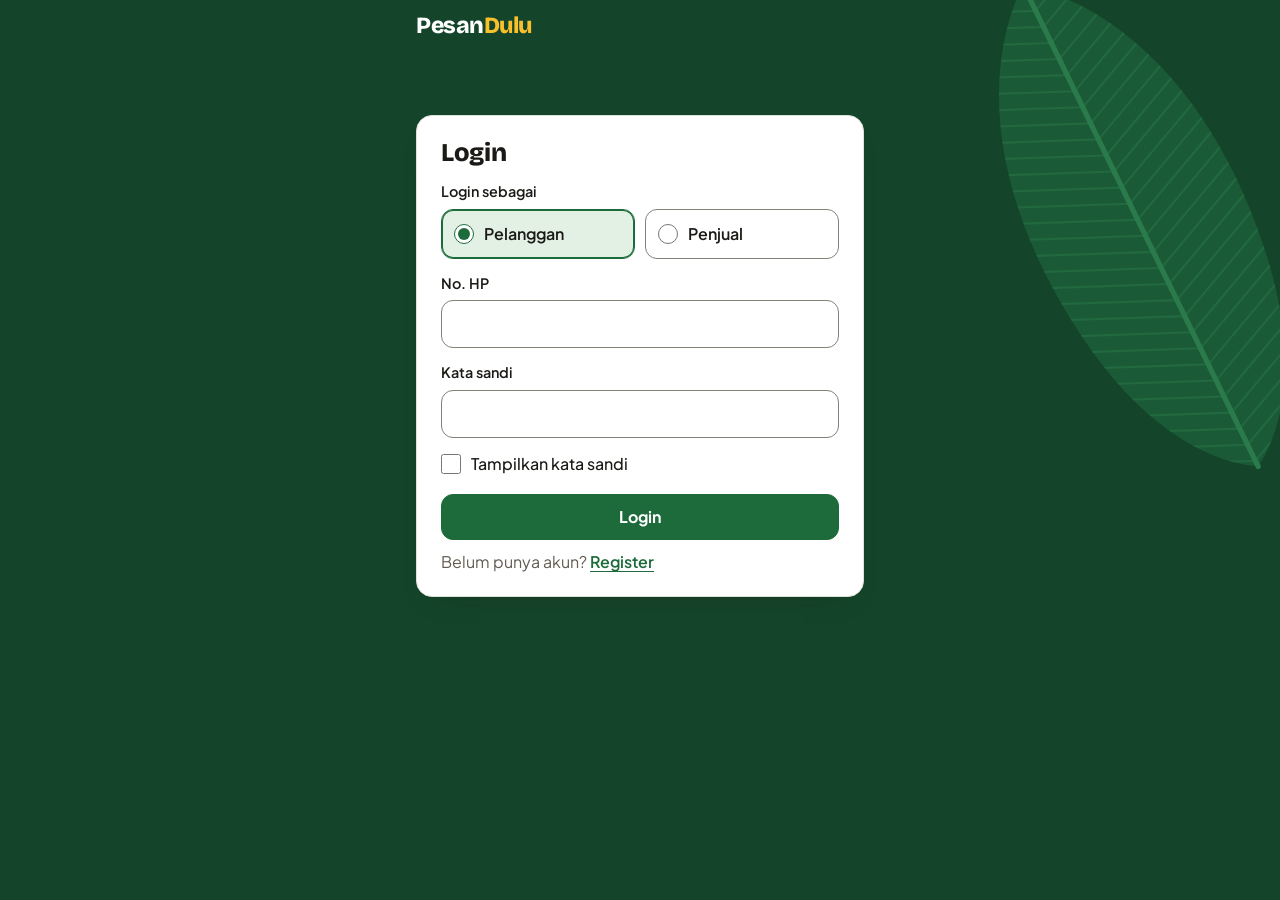
<file: frontend/profil.html>
<!DOCTYPE html>
<html lang="id">
<head>
  <meta charset="utf-8">
  <meta name="viewport" content="width=device-width, initial-scale=1">
  <title>Profil Saya - PesanDulu</title>
  <meta name="theme-color" content="#14452a">
  <link rel="icon" href="favicon.svg" type="image/svg+xml">
  <link rel="preload" href="fonts/PlusJakartaSans.woff2" as="font" type="font/woff2" crossorigin>
  <link rel="preload" href="fonts/BricolageGrotesque.woff2" as="font" type="font/woff2" crossorigin>
  <link rel="stylesheet" href="css/style.css?v=9">
</head>
<body class="ada-navigasi-bawah">
  <header class="kepala">
    <div class="lebar sempit navigasi">
      <a class="merek" href="index.html">Pesan<span>Dulu</span></a>
    </div>
  </header>

  <main class="lebar sempit isi">
    <section class="kartu" aria-labelledby="judul-profil">
      <h1 id="judul-profil">Profil Saya</h1>
      <form id="formulir-profil" class="formulir" hidden>
        <label for="isian-nama">Nama</label>
        <input id="isian-nama" name="nama" type="text" maxlength="50" autocomplete="name" required>

        <label for="isian-no-hp">No. HP (contoh: 081234567890)</label>
        <input id="isian-no-hp" name="no_hp" type="tel" maxlength="20" autocomplete="tel" required>

        <label for="isian-kata-sandi">Kata sandi baru (kosongkan kalau tidak diganti)</label>
        <input id="isian-kata-sandi" name="kata_sandi" type="password" minlength="6" maxlength="64" autocomplete="new-password">

        <label class="pilihan">
          <input type="checkbox" class="tampilkan-sandi" data-untuk="isian-kata-sandi" autocomplete="off">
          Tampilkan kata sandi
        </label>

        <div class="tumpukan-tombol">
          <button type="submit" id="tombol-simpan" class="tombol utama">Simpan</button>
          <button type="button" class="tombol tombol-logout">Logout</button>
          <button type="button" id="tombol-hapus" class="tombol bahaya">Hapus Akun</button>
        </div>
      </form>
      <p id="pesan-profil" class="pesan" role="status">Memuat profil…</p>
    </section>
  </main>

  <nav class="navigasi-bawah" aria-label="Halaman pelanggan">
    <a href="dashboard-pelanggan.html">Dashboard</a>
    <a href="buat-pesanan.html">Menu</a>
    <a href="pesanan-saya.html">Pesanan</a>
    <a href="profil.html" aria-current="page">Profil</a>
  </nav>

  <script src="js/config.js?v=9"></script>
  <script src="js/umum.js?v=9"></script>
  <script src="js/profil.js?v=9"></script>
</body>
</html>
</file>
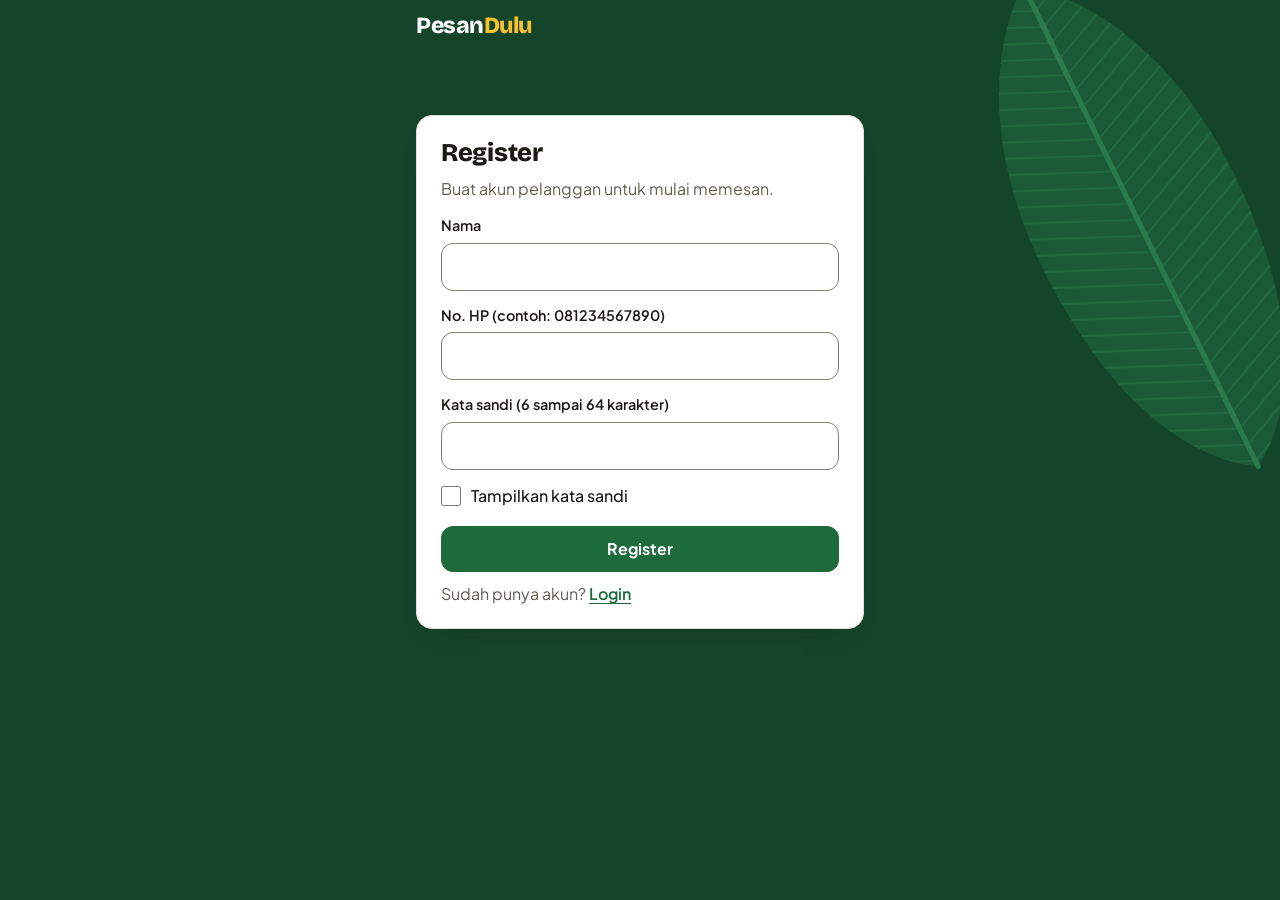
<file: frontend/register.html>
<!DOCTYPE html>
<html lang="id">
<head>
  <meta charset="utf-8">
  <meta name="viewport" content="width=device-width, initial-scale=1">
  <title>Register - PesanDulu</title>
  <meta name="theme-color" content="#14452a">
  <link rel="icon" href="favicon.svg" type="image/svg+xml">
  <link rel="preload" href="fonts/PlusJakartaSans.woff2" as="font" type="font/woff2" crossorigin>
  <link rel="preload" href="fonts/BricolageGrotesque.woff2" as="font" type="font/woff2" crossorigin>
  <link rel="stylesheet" href="css/style.css?v=9">
</head>
<body class="sambut">
  <header class="kepala">
    <div class="lebar sempit navigasi">
      <a class="merek" href="index.html">Pesan<span>Dulu</span></a>
    </div>
  </header>

  <main class="lebar sempit isi">
    <section class="kartu" aria-labelledby="judul-register">
      <h1 id="judul-register">Register</h1>
      <p class="keterangan">Buat akun pelanggan untuk mulai memesan.</p>
      <form id="formulir-register" class="formulir" hidden>
        <label for="isian-nama">Nama</label>
        <input id="isian-nama" name="nama" type="text" maxlength="50" autocomplete="name" required>

        <label for="isian-no-hp">No. HP (contoh: 081234567890)</label>
        <input id="isian-no-hp" name="no_hp" type="tel" maxlength="20" autocomplete="tel" required>

        <label for="isian-kata-sandi">Kata sandi (6 sampai 64 karakter)</label>
        <input id="isian-kata-sandi" name="kata_sandi" type="password" minlength="6" maxlength="64" autocomplete="new-password" required>

        <label class="pilihan">
          <input type="checkbox" class="tampilkan-sandi" data-untuk="isian-kata-sandi" autocomplete="off">
          Tampilkan kata sandi
        </label>

        <div class="tumpukan-tombol">
          <button type="submit" id="tombol-register" class="tombol utama">Register</button>
        </div>
      </form>
      <p id="pesan-register" class="pesan" role="status">Memeriksa sesi…</p>
      <p class="keterangan">Sudah punya akun? <a href="login.html">Login</a></p>
    </section>
  </main>

  <script src="js/config.js?v=9"></script>
  <script src="js/umum.js?v=9"></script>
  <script src="js/register.js?v=9"></script>
</body>
</html>
</file>
<file: frontend/css/style.css>
@font-face {
  font-family: "Plus Jakarta Sans";
  src: url("../fonts/PlusJakartaSans.woff2") format("woff2");
  font-weight: 200 800;
  font-style: normal;
  font-display: swap;
}

@font-face {
  font-family: "Bricolage Grotesque";
  src: url("../fonts/BricolageGrotesque.woff2") format("woff2");
  font-weight: 200 800;
  font-stretch: 75% 100%;
  font-style: normal;
  font-display: swap;
}

:root {
  --warna-utama: #1d6b3b;
  --warna-utama-tua: #14452a;
  --warna-utama-muda: #e2f1e3;
  --warna-kedua: #f8c12c;
  --warna-kedua-muda: #fff3cc;
  --warna-kedua-tua: #7a5200;
  --warna-teks: #1c1a16;
  --warna-redup: #625c52;
  --warna-latar: #f1f5ee;
  --warna-kartu: #ffffff;
  --warna-garis: #dbe2d6;
  --warna-garis-isian: #7c8577;
  --warna-gagal: #bf2f1f;
  --warna-gagal-muda: #fde9e5;
  --font-utama: "Plus Jakarta Sans", system-ui, -apple-system, "Segoe UI", Roboto, sans-serif;
  --font-kedua: "Bricolage Grotesque", "Plus Jakarta Sans", system-ui, sans-serif;
  --sudut: 16px;
  --sudut-kecil: 12px;
  --bayang: 0 1px 2px rgba(28, 26, 22, 0.06), 0 14px 28px -20px rgba(28, 26, 22, 0.4);
  --ikon-dashboard: url("data:image/svg+xml,%3Csvg xmlns='http://www.w3.org/2000/svg' viewBox='0 0 24 24' fill='none' stroke='black' stroke-width='2' stroke-linecap='round' stroke-linejoin='round'%3E%3Cpath d='M3.5 11.5 12 4l8.5 7.5M6 9.6V20h12V9.6M10 20v-5.5h4V20'/%3E%3C/svg%3E");
  --ikon-menu: url("data:image/svg+xml,%3Csvg xmlns='http://www.w3.org/2000/svg' viewBox='0 0 24 24' fill='none' stroke='black' stroke-width='2' stroke-linecap='round' stroke-linejoin='round'%3E%3Cpath d='M5 3v5a3 3 0 0 0 6 0V3M8 3v18M16 11c1.7 0 3-1.8 3-4s-1.3-4-3-4-3 1.8-3 4 1.3 4 3 4zM16 11v10'/%3E%3C/svg%3E");
  --ikon-pesanan: url("data:image/svg+xml,%3Csvg xmlns='http://www.w3.org/2000/svg' viewBox='0 0 24 24' fill='none' stroke='black' stroke-width='2' stroke-linecap='round' stroke-linejoin='round'%3E%3Cpath d='M4 7a1 1 0 0 1 1-1h14a1 1 0 0 1 1 1v3a2 2 0 0 0 0 4v3a1 1 0 0 1-1 1H5a1 1 0 0 1-1-1v-3a2 2 0 0 0 0-4zM14 6v2M14 11v2M14 16v2'/%3E%3C/svg%3E");
  --ikon-profil: url("data:image/svg+xml,%3Csvg xmlns='http://www.w3.org/2000/svg' viewBox='0 0 24 24' fill='none' stroke='black' stroke-width='2' stroke-linecap='round' stroke-linejoin='round'%3E%3Cpath d='M12 12a4 4 0 1 0 0-8 4 4 0 0 0 0 8zM4.5 20a7.5 7.5 0 0 1 15 0'/%3E%3C/svg%3E");
  --ikon-cari: url("data:image/svg+xml,%3Csvg xmlns='http://www.w3.org/2000/svg' viewBox='0 0 24 24' fill='none' stroke='black' stroke-width='2' stroke-linecap='round' stroke-linejoin='round'%3E%3Cpath d='M10.5 17a6.5 6.5 0 1 0 0-13 6.5 6.5 0 0 0 0 13zM20 20l-4.6-4.6'/%3E%3C/svg%3E");
  --ikon-makanan: url("data:image/svg+xml,%3Csvg xmlns='http://www.w3.org/2000/svg' viewBox='0 0 24 24' fill='none' stroke='black' stroke-width='2' stroke-linecap='round' stroke-linejoin='round'%3E%3Cpath d='M3 11h18M4 11a8 8 0 0 0 16 0M9.5 21h5M8.5 3.5c.8.9.8 2 0 3M12 2.5c.8.9.8 2 0 3M15.5 3.5c.8.9.8 2 0 3'/%3E%3C/svg%3E");
  --ikon-minuman: url("data:image/svg+xml,%3Csvg xmlns='http://www.w3.org/2000/svg' viewBox='0 0 24 24' fill='none' stroke='black' stroke-width='2' stroke-linecap='round' stroke-linejoin='round'%3E%3Cpath d='M6 8h12l-1.3 12a1 1 0 0 1-1 .9H8.3a1 1 0 0 1-1-.9zM13.5 8l1.3-4.5H18M6.8 13h10.4'/%3E%3C/svg%3E");
  --gambar-daun: url("data:image/svg+xml,%3Csvg xmlns='http://www.w3.org/2000/svg' viewBox='-70 -20 380 560'%3E%3Cg transform='rotate(-26 120 260)'%3E%3CclipPath id='d'%3E%3Cpath d='M120 6C200 70 236 190 216 334 204 420 170 486 120 516 70 486 36 420 24 334 4 190 40 70 120 6Z'/%3E%3C/clipPath%3E%3Cpath d='M120 6C200 70 236 190 216 334 204 420 170 486 120 516 70 486 36 420 24 334 4 190 40 70 120 6Z' fill='%231a5a36'/%3E%3Cpath d='M120 34L250 -24M120 34L-10 -24M120 51L250 -7M120 51L-10 -7M120 68L250 10M120 68L-10 10M120 85L250 27M120 85L-10 27M120 102L250 44M120 102L-10 44M120 119L250 61M120 119L-10 61M120 136L250 78M120 136L-10 78M120 153L250 95M120 153L-10 95M120 170L250 112M120 170L-10 112M120 187L250 129M120 187L-10 129M120 204L250 146M120 204L-10 146M120 221L250 163M120 221L-10 163M120 238L250 180M120 238L-10 180M120 255L250 197M120 255L-10 197M120 272L250 214M120 272L-10 214M120 289L250 231M120 289L-10 231M120 306L250 248M120 306L-10 248M120 323L250 265M120 323L-10 265M120 340L250 282M120 340L-10 282M120 357L250 299M120 357L-10 299M120 374L250 316M120 374L-10 316M120 391L250 333M120 391L-10 333M120 408L250 350M120 408L-10 350M120 425L250 367M120 425L-10 367M120 442L250 384M120 442L-10 384M120 459L250 401M120 459L-10 401M120 476L250 418M120 476L-10 418M120 493L250 435M120 493L-10 435M120 510L250 452M120 510L-10 452M120 527L250 469M120 527L-10 469M120 544L250 486M120 544L-10 486' stroke='%2322693f' stroke-width='2' fill='none' clip-path='url(%23d)'/%3E%3Cpath d='M120 6V516' stroke='%232a7a4b' stroke-width='5' stroke-linecap='round'/%3E%3C/g%3E%3C/svg%3E");
}

* {
  box-sizing: border-box;
}

[hidden] {
  display: none !important;
}

html {
  scroll-padding-bottom: 96px;
}

body {
  margin: 0;
  font-family: var(--font-utama);
  line-height: 1.5;
  color: var(--warna-teks);
  background: var(--warna-latar);
  -webkit-font-smoothing: antialiased;
}

h1,
h2 {
  font-family: var(--font-kedua);
  letter-spacing: -0.01em;
}

a {
  font-weight: 600;
  color: var(--warna-utama);
  text-underline-offset: 3px;
}

:focus-visible {
  outline: 3px solid var(--warna-utama);
  outline-offset: 2px;
}

::selection {
  color: var(--warna-teks);
  background: var(--warna-kedua);
}

.lebar {
  max-width: 720px;
  margin: 0 auto;
  padding-left: 16px;
  padding-right: 16px;
}

.lebar.luas {
  max-width: 1040px;
}

.lebar.sempit {
  max-width: 480px;
}

.kepala {
  padding: 12px 0;
  color: #ffffff;
  background: var(--warna-utama-tua);
}

.kepala a {
  color: #ffffff;
  text-decoration: none;
}

.kepala :focus-visible,
.sambut > :not(main) :focus-visible {
  outline-color: var(--warna-kedua);
}

.navigasi {
  display: flex;
  flex-wrap: wrap;
  align-items: center;
  gap: 6px 28px;
}

.navigasi nav {
  display: flex;
  flex-wrap: wrap;
  gap: 4px 18px;
}

.navigasi nav a {
  padding: 4px 0;
  font-weight: 500;
  border-bottom: 3px solid transparent;
}

.navigasi nav a[aria-current="page"] {
  font-weight: 700;
  border-bottom-color: var(--warna-kedua);
}

.merek {
  font-family: var(--font-kedua);
  font-size: 1.45rem;
  font-weight: 800;
  line-height: 1.2;
  letter-spacing: -0.02em;
}

.merek span,
.merek-besar span {
  color: var(--warna-kedua);
}

.tombol-kepala {
  margin-left: auto;
  padding: 5px 14px;
  font: inherit;
  font-size: 0.9rem;
  font-weight: 600;
  color: #ffffff;
  background: transparent;
  border: 1.5px solid rgba(255, 255, 255, 0.7);
  border-radius: 999px;
  cursor: pointer;
  transition: background-color 0.15s;
}

.tombol-kepala:hover {
  background: rgba(255, 255, 255, 0.14);
}

.sambut {
  color: #ffffff;
  background: var(--warna-utama-tua) var(--gambar-daun) no-repeat right -84px top -70px / 320px auto;
}

.sambut .kepala {
  background: none;
}

.sambutan {
  padding: 36px 0 8px;
}

.merek-besar {
  margin: 0;
  font-size: clamp(2.9rem, 15vw, 4.2rem);
  font-weight: 800;
  line-height: 1;
  letter-spacing: -0.03em;
}

.sambutan p {
  max-width: 17em;
  margin: 14px 0 0;
  font-size: 1.15rem;
  line-height: 1.4;
}

.langkah {
  display: grid;
  gap: 10px;
  margin: 14px 0 0;
  padding: 0;
  list-style: none;
  counter-reset: langkah;
}

.langkah li {
  display: flex;
  align-items: center;
  gap: 12px;
  font-weight: 500;
  counter-increment: langkah;
}

.langkah li::before {
  content: counter(langkah);
  display: grid;
  flex: none;
  place-items: center;
  width: 34px;
  height: 34px;
  font-family: var(--font-kedua);
  font-size: 1.1rem;
  font-weight: 800;
  color: var(--warna-teks);
  background: var(--warna-kedua);
  border-radius: 50%;
}

.status-backend h2 {
  margin: 0;
  font-family: var(--font-utama);
  font-size: 0.8rem;
  font-weight: 700;
  letter-spacing: 0;
  color: rgba(255, 255, 255, 0.75);
}

.status-backend .pesan {
  margin-top: 4px;
  font-size: 0.85rem;
  color: #ffffff;
}

.status-backend .pesan.ok {
  padding: 0;
  font-weight: 500;
  color: #ffffff;
  background: none;
}

.kaki-sambut {
  padding-bottom: 28px;
  font-size: 0.85rem;
}

.kaki-sambut a {
  color: #ffffff;
}

.ada-navigasi-bawah {
  padding-bottom: 76px;
}

.navigasi-bawah {
  position: fixed;
  right: 0;
  bottom: 0;
  left: 0;
  display: flex;
  justify-content: center;
  padding-bottom: env(safe-area-inset-bottom);
  background: var(--warna-kartu);
  border-top: 1px solid var(--warna-garis);
  box-shadow: 0 -10px 24px -20px rgba(28, 26, 22, 0.5);
}

.navigasi-bawah a {
  position: relative;
  flex: 1;
  max-width: 120px;
  padding: 10px 2px 8px;
  font-size: 0.75rem;
  white-space: nowrap;
  color: var(--warna-redup);
  text-align: center;
  text-decoration: none;
}

.navigasi-bawah a::before {
  content: "";
  display: block;
  width: 24px;
  height: 24px;
  margin: 0 auto 2px;
  background: currentColor;
  -webkit-mask: var(--ikon-dashboard) center / contain no-repeat;
  mask: var(--ikon-dashboard) center / contain no-repeat;
}

.navigasi-bawah a[href="buat-pesanan.html"]::before {
  -webkit-mask-image: var(--ikon-menu);
  mask-image: var(--ikon-menu);
}

.navigasi-bawah a[href="pesanan-saya.html"]::before {
  -webkit-mask-image: var(--ikon-pesanan);
  mask-image: var(--ikon-pesanan);
}

.navigasi-bawah a[href="profil.html"]::before {
  -webkit-mask-image: var(--ikon-profil);
  mask-image: var(--ikon-profil);
}

.navigasi-bawah a[aria-current="page"] {
  font-weight: 700;
  color: var(--warna-utama);
}

.navigasi-bawah a[aria-current="page"]::after {
  content: "";
  position: absolute;
  top: 0;
  left: 50%;
  width: 32px;
  height: 4px;
  margin-left: -16px;
  background: var(--warna-kedua);
  border-radius: 0 0 4px 4px;
}

.isi {
  display: grid;
  gap: 16px;
  align-items: start;
  padding-top: 18px;
  padding-bottom: 36px;
}

.kartu {
  min-width: 0;
  padding: 18px 16px;
  color: var(--warna-teks);
  background: var(--warna-kartu);
  border: 1px solid var(--warna-garis);
  border-radius: var(--sudut);
  box-shadow: var(--bayang);
}

.kartu.polos {
  padding: 0;
  background: none;
  border: 0;
  border-radius: 0;
  box-shadow: none;
}

.kartu h1,
.kartu h2 {
  margin: 0;
  font-size: 1.2rem;
  font-weight: 700;
  line-height: 1.25;
}

.kartu h1 {
  font-size: 1.6rem;
  font-weight: 800;
  line-height: 1.15;
}

.judul-bagian {
  display: flex;
  flex-wrap: wrap;
  align-items: center;
  justify-content: space-between;
  gap: 10px;
}

.pesan,
.keterangan {
  margin: 10px 0 0;
  color: var(--warna-redup);
}

.pesan:empty {
  display: none;
}

.pesan.ok,
.pesan.gagal {
  padding: 10px 12px;
  font-weight: 600;
  border-radius: var(--sudut-kecil);
}

.pesan.ok {
  color: var(--warna-utama-tua);
  background: var(--warna-utama-muda);
}

.pesan.gagal {
  color: var(--warna-gagal);
  background: var(--warna-gagal-muda);
}

.pemberitahuan {
  margin: 12px 0 0;
  padding: 12px 14px;
  background: var(--warna-kedua-muda);
  border: 1px solid var(--warna-kedua);
  border-radius: var(--sudut-kecil);
}

.tombol {
  display: inline-flex;
  align-items: center;
  justify-content: center;
  min-height: 46px;
  padding: 9px 18px;
  font: inherit;
  font-weight: 700;
  color: var(--warna-teks);
  text-align: center;
  background: var(--warna-kartu);
  border: 1.5px solid var(--warna-garis-isian);
  border-radius: var(--sudut-kecil);
  cursor: pointer;
  transition: background-color 0.15s, border-color 0.15s;
}

.tombol:hover:not(:disabled) {
  border-color: var(--warna-teks);
}

.tombol.utama {
  color: #ffffff;
  background: var(--warna-utama);
  border-color: var(--warna-utama);
}

.tombol.utama:hover:not(:disabled) {
  background: var(--warna-utama-tua);
  border-color: var(--warna-utama-tua);
}

a.tombol {
  text-decoration: none;
}

.tombol.bahaya {
  color: var(--warna-gagal);
  border-color: var(--warna-gagal);
}

.tombol.bahaya:hover:not(:disabled) {
  background: var(--warna-gagal-muda);
  border-color: var(--warna-gagal);
}

.tombol.kecil {
  min-height: 36px;
  padding: 5px 14px;
  font-size: 0.9rem;
}

.tombol:disabled,
.tombol-bulat:disabled {
  opacity: 0.5;
  cursor: default;
}

.tombol-tambah {
  flex: none;
  color: var(--warna-utama-tua);
  background: var(--warna-utama-muda);
  border-color: var(--warna-utama-muda);
  border-radius: 999px;
}

.tombol-tambah:hover:not(:disabled) {
  border-color: var(--warna-utama);
}

.tombol-bulat {
  width: 36px;
  height: 36px;
  padding: 0;
  font: inherit;
  font-size: 1.25rem;
  font-weight: 700;
  line-height: 1;
  color: var(--warna-utama-tua);
  background: var(--warna-utama-muda);
  border: 1.5px solid var(--warna-utama-muda);
  border-radius: 50%;
  cursor: pointer;
  transition: border-color 0.15s;
}

.tombol-bulat:hover:not(:disabled) {
  border-color: var(--warna-utama);
}

.saringan {
  display: flex;
  flex-wrap: wrap;
  gap: 8px;
}

.kartu > .saringan {
  margin-top: 12px;
}

.tombol-saring {
  min-height: 36px;
  padding: 5px 14px;
  font: inherit;
  font-size: 0.9rem;
  font-weight: 600;
  color: var(--warna-teks);
  background: var(--warna-kartu);
  border: 1.5px solid var(--warna-garis);
  border-radius: 999px;
  cursor: pointer;
  transition: background-color 0.15s, border-color 0.15s;
}

.tombol-saring:hover {
  border-color: var(--warna-utama);
}

.tombol-saring[aria-pressed="true"] {
  color: #ffffff;
  background: var(--warna-utama-tua);
  border-color: var(--warna-utama-tua);
}

.label-status {
  display: inline-block;
  padding: 3px 11px;
  font-size: 0.8rem;
  font-weight: 700;
  white-space: nowrap;
  color: var(--warna-utama-tua);
  background: var(--warna-utama-muda);
  border: 1.5px solid var(--warna-utama);
  border-radius: 999px;
}

.label-status.menunggu {
  color: var(--warna-kedua-tua);
  background: var(--warna-kedua-muda);
  border-color: var(--warna-kedua-tua);
  border-style: dashed;
}

.label-status.siap-diambil {
  color: #ffffff;
  background: var(--warna-utama);
}

.label-status.selesai {
  color: var(--warna-redup);
  background: var(--warna-latar);
  border-color: var(--warna-garis);
}

.label-status.habis {
  color: var(--warna-gagal);
  background: var(--warna-gagal-muda);
  border-color: var(--warna-gagal-muda);
}

.label-status.dibatalkan {
  color: var(--warna-gagal);
  background: var(--warna-gagal-muda);
  border-color: var(--warna-gagal);
}

.tombol-teks {
  padding: 4px 6px;
  font: inherit;
  font-weight: 700;
  color: var(--warna-utama);
  background: none;
  border: 0;
  border-radius: 6px;
  cursor: pointer;
}

.tombol-teks:hover {
  text-decoration: underline;
  text-underline-offset: 3px;
}

.tombol-teks.bahaya {
  color: var(--warna-gagal);
}

.tabel {
  width: 100%;
  margin-top: 14px;
  border-collapse: collapse;
}

.tabel th {
  padding: 8px 10px;
  font-size: 0.8rem;
  font-weight: 700;
  color: var(--warna-redup);
  text-align: left;
  border-bottom: 2px solid var(--warna-garis);
}

.tabel td {
  padding: 12px 10px;
  border-bottom: 1px solid var(--warna-garis);
}

.tabel tbody tr:last-child td {
  border-bottom: 0;
}

.sel-nama {
  font-weight: 700;
  overflow-wrap: anywhere;
}

.sel-nomor {
  font-family: var(--font-kedua);
  font-size: 1.1rem;
  font-weight: 800;
  font-stretch: 85%;
  white-space: nowrap;
}

.sel-harga,
.sel-ambil,
.sel-stok,
.sel-no-hp,
.sel-angka {
  font-variant-numeric: tabular-nums;
}

.sel-stok.habis {
  font-weight: 700;
  color: var(--warna-gagal);
}

.sel-harga,
.sel-ambil,
.sel-aksi,
.sel-angka {
  white-space: nowrap;
}

.kelompok-aksi {
  display: inline-flex;
  gap: 6px;
}

.tanda-hari-ini {
  display: inline-block;
  padding: 1px 8px;
  font-size: 0.75rem;
  font-weight: 700;
  color: var(--warna-utama-tua);
  white-space: nowrap;
  background: var(--warna-utama-muda);
  border-radius: 999px;
}

.sel-pelanggan,
.sel-isi {
  overflow-wrap: anywhere;
}

.daftar-menu,
.daftar-pesanan {
  margin: 12px 0 0;
  padding: 0;
  list-style: none;
}

.item-menu {
  display: flex;
  align-items: center;
  gap: 12px;
  min-height: 68px;
  padding: 10px 0;
  border-bottom: 1px solid var(--warna-garis);
}

.item-menu:last-child {
  border-bottom: 0;
}

.gambar-item {
  position: relative;
  flex: none;
  width: 46px;
  height: 46px;
  background: var(--warna-utama-muda);
  border-radius: 14px;
}

.gambar-item::before {
  content: "";
  position: absolute;
  inset: 10px;
  background: var(--warna-utama);
  -webkit-mask: var(--ikon-makanan) center / contain no-repeat;
  mask: var(--ikon-makanan) center / contain no-repeat;
}

.item-menu[data-kategori="Minuman"] .gambar-item {
  background: var(--warna-kedua-muda);
}

.item-menu[data-kategori="Minuman"] .gambar-item::before {
  background: var(--warna-kedua-tua);
  -webkit-mask-image: var(--ikon-minuman);
  mask-image: var(--ikon-minuman);
}

.item-menu.habis .gambar-item {
  background: var(--warna-latar);
}

.item-menu.habis .gambar-item::before {
  background: var(--warna-garis-isian);
}

.teks-item {
  flex: 1;
  min-width: 0;
}

.nama-item {
  display: block;
  font-weight: 700;
  overflow-wrap: anywhere;
}

.harga-item {
  display: block;
  font-size: 0.95rem;
  font-variant-numeric: tabular-nums;
  white-space: nowrap;
  color: var(--warna-redup);
}

.sisa-item {
  display: block;
  font-size: 0.85rem;
  font-weight: 700;
  color: var(--warna-kedua-tua);
}

.item-menu.habis .nama-item {
  color: var(--warna-redup);
}

.penghitung {
  display: flex;
  flex: none;
  align-items: center;
  gap: 4px;
}

.penghitung .jumlah {
  min-width: 30px;
  font-family: var(--font-kedua);
  font-size: 1.15rem;
  font-weight: 800;
  text-align: center;
}

.total-keranjang {
  font-family: var(--font-kedua);
  font-size: 1.5rem;
  font-weight: 800;
  font-stretch: 85%;
  line-height: 1.1;
}

.ringkasan {
  display: grid;
  grid-template-columns: repeat(6, minmax(0, 1fr));
  gap: 8px;
  margin-top: 14px;
}

.kotak-angka {
  grid-column: span 2;
  min-width: 0;
  padding: 12px;
  background: var(--warna-latar);
  border: 1.5px solid var(--warna-garis);
  border-radius: 14px;
}

.kotak-angka .angka {
  display: block;
  font-family: var(--font-kedua);
  font-size: 2rem;
  font-weight: 800;
  font-stretch: 85%;
  font-variant-numeric: tabular-nums;
  line-height: 1.1;
  overflow-wrap: anywhere;
}

.nama-angka {
  font-size: 0.8rem;
  font-weight: 600;
  color: var(--warna-redup);
}

.kotak-angka.ada[data-status="menunggu"] {
  background: var(--warna-kedua-muda);
  border-color: var(--warna-kedua);
}

.kotak-angka.ada[data-status="diproses"] {
  background: var(--warna-utama-muda);
  border-color: var(--warna-utama);
}

.kotak-angka.ada[data-status="siap diambil"] {
  color: #ffffff;
  background: var(--warna-utama);
  border-color: var(--warna-utama);
}

.kotak-angka.ada[data-status="siap diambil"] .nama-angka {
  color: #ffffff;
}

.kotak-angka.ada[data-status="dibatalkan"] {
  background: var(--warna-gagal-muda);
  border-color: var(--warna-gagal);
}

.kotak-angka.setengah {
  grid-column: span 3;
}

.kotak-angka.lebar-ganda {
  grid-column: 1 / -1;
  background: var(--warna-kedua);
  border-color: var(--warna-kedua);
}

.kotak-angka.lebar-ganda .nama-angka {
  color: var(--warna-teks);
}

@media (min-width: 640px) {
  .ringkasan-lebar {
    grid-template-columns: repeat(5, minmax(0, 1fr));
  }

  .ringkasan-lebar .kotak-angka {
    grid-column: auto;
  }

  .ringkasan-lebar .kotak-angka.lebar-ganda {
    grid-column: 1 / -1;
  }
}

@media (min-width: 900px) {
  .ringkasan-lebar {
    grid-template-columns: repeat(7, minmax(0, 1fr));
  }

  .ringkasan-lebar .kotak-angka.lebar-ganda {
    grid-column: span 2;
  }
}

.daftar-terlaris {
  margin: 12px 0 0;
  padding: 0;
  list-style: none;
}

.baris-terlaris {
  display: grid;
  grid-template-columns: minmax(0, 2fr) minmax(0, 3fr) auto;
  align-items: center;
  gap: 12px;
  padding: 7px 0;
}

.nama-terlaris {
  font-weight: 600;
  overflow-wrap: anywhere;
}

.batang {
  height: 12px;
  overflow: hidden;
  background: var(--warna-latar);
  border-radius: 999px;
}

.isi-batang {
  display: block;
  height: 100%;
  background: var(--warna-utama);
  border-radius: 999px;
}

.jumlah-terlaris {
  min-width: 30px;
  font-family: var(--font-kedua);
  font-size: 1.1rem;
  font-weight: 800;
  font-variant-numeric: tabular-nums;
  text-align: right;
}

.total-terjual {
  display: flex;
  justify-content: space-between;
  gap: 12px;
  margin: 12px 0 0;
  padding-top: 12px;
  border-top: 2px solid var(--warna-garis);
}

.daftar-pesanan {
  display: grid;
  gap: 14px;
}

.item-pesanan {
  --kertas: var(--warna-kartu);
  filter: drop-shadow(0 1px 1px rgba(28, 26, 22, 0.12)) drop-shadow(0 10px 12px rgba(28, 26, 22, 0.07));
}

.tiket-atas {
  padding: 14px 16px 16px;
  background:
    radial-gradient(circle at 0 100%, transparent 9px, var(--warna-kartu) 9.5px) left / 51% 100% no-repeat,
    radial-gradient(circle at 100% 100%, transparent 9px, var(--warna-kartu) 9.5px) right / 51% 100% no-repeat;
  border-radius: var(--sudut) var(--sudut) 0 0;
}

.tiket-bawah {
  position: relative;
  padding: 14px 16px;
  background:
    radial-gradient(circle at 0 0, transparent 9px, var(--kertas) 9.5px) left / 51% 100% no-repeat,
    radial-gradient(circle at 100% 0, transparent 9px, var(--kertas) 9.5px) right / 51% 100% no-repeat;
  border-radius: 0 0 var(--sudut) var(--sudut);
}

.tiket-bawah::before {
  content: "";
  position: absolute;
  top: -1px;
  right: 16px;
  left: 16px;
  border-top: 2px dashed var(--warna-garis-isian);
}

.item-pesanan[data-status="menunggu"] {
  --kertas: var(--warna-kedua-muda);
}

.item-pesanan[data-status="diproses"] {
  --kertas: var(--warna-utama-muda);
}

.item-pesanan[data-status="siap diambil"] {
  --kertas: var(--warna-utama);
}

.item-pesanan[data-status="selesai"] {
  --kertas: var(--warna-latar);
}

.item-pesanan[data-status="dibatalkan"] {
  --kertas: var(--warna-gagal-muda);
}

.baris-pesanan {
  display: flex;
  align-items: center;
  justify-content: space-between;
  gap: 8px;
}

.nomor-pesanan {
  font-family: var(--font-kedua);
  font-size: 1.3rem;
  font-weight: 800;
  font-stretch: 85%;
  line-height: 1.1;
}

.isi-pesanan {
  margin: 6px 0 0;
  overflow-wrap: anywhere;
}

.catatan-pesanan,
.keterangan-batal {
  display: block;
  margin: 4px 0 0;
  font-size: 0.9rem;
  font-weight: 600;
  color: var(--warna-kedua-tua);
  overflow-wrap: anywhere;
}

.keterangan-batal {
  color: var(--warna-gagal);
}

.waktu-pesan {
  display: block;
  margin: 6px 0 0;
  font-size: 0.8rem;
  font-variant-numeric: tabular-nums;
  color: var(--warna-redup);
}

.rincian-pesanan {
  display: flex;
  align-items: flex-end;
  justify-content: space-between;
  gap: 12px;
  margin: 0;
}

.bagian-ambil {
  font-size: 0.8rem;
  font-weight: 700;
  color: var(--warna-redup);
}

.jam-ambil {
  display: block;
  font-family: var(--font-kedua);
  font-size: 2.1rem;
  font-weight: 800;
  font-stretch: 80%;
  font-variant-numeric: tabular-nums;
  line-height: 1;
  color: var(--warna-teks);
}

.pemisah-rincian {
  display: none;
}

.total-pesanan {
  font-family: var(--font-kedua);
  font-size: 1.25rem;
  font-weight: 700;
  font-stretch: 85%;
  font-variant-numeric: tabular-nums;
  line-height: 1.2;
  white-space: nowrap;
}

.item-pesanan[data-status="siap diambil"] .tiket-bawah,
.item-pesanan[data-status="siap diambil"] .bagian-ambil,
.item-pesanan[data-status="siap diambil"] .jam-ambil {
  color: #ffffff;
}

.item-pesanan[data-status="selesai"] .jam-ambil,
.item-pesanan[data-status="selesai"] .total-pesanan,
.item-pesanan[data-status="dibatalkan"] .jam-ambil,
.item-pesanan[data-status="dibatalkan"] .total-pesanan {
  color: var(--warna-redup);
}

.item-pesanan[data-status="dibatalkan"] .jam-ambil,
.item-pesanan[data-status="dibatalkan"] .total-pesanan {
  text-decoration: line-through;
}

.tombol-batalkan {
  display: flex;
  margin: 12px 0 0 auto;
}

.tiket-kosong {
  margin: 12px 0 0;
  padding: 20px 16px;
  text-align: center;
  border: 2px dashed var(--warna-garis-isian);
  border-radius: var(--sudut);
}

.pilihan-sakelar {
  display: flex;
  align-items: center;
  gap: 8px;
  cursor: pointer;
}

.sakelar {
  position: relative;
  flex: none;
  width: 44px;
  height: 24px;
  margin: 0;
  appearance: none;
  background: var(--warna-garis-isian);
  border-radius: 999px;
  cursor: pointer;
  transition: background-color 0.15s;
}

.sakelar::after {
  content: "";
  position: absolute;
  top: 3px;
  left: 3px;
  width: 18px;
  height: 18px;
  background: #ffffff;
  border-radius: 50%;
  transition: transform 0.15s;
}

.sakelar:checked {
  background: var(--warna-utama);
}

.sakelar:checked::after {
  transform: translateX(20px);
}

.formulir label {
  display: block;
  margin: 14px 0 6px;
  font-size: 0.9rem;
  font-weight: 600;
}

.opsional {
  font-weight: 500;
  color: var(--warna-redup);
}

.keterangan-isian {
  margin: 6px 0 0;
  font-size: 0.9rem;
  font-weight: 600;
  color: var(--warna-gagal);
}

input[type="text"],
input[type="number"],
input[type="tel"],
input[type="search"],
input[type="password"],
select {
  display: block;
  width: 100%;
  min-height: 48px;
  padding: 10px 12px;
  font: inherit;
  color: inherit;
  background-color: #ffffff;
  border: 1.5px solid var(--warna-garis-isian);
  border-radius: var(--sudut-kecil);
  transition: border-color 0.15s, box-shadow 0.15s;
}

input[type="text"]:focus-visible,
input[type="number"]:focus-visible,
input[type="tel"]:focus-visible,
input[type="search"]:focus-visible,
input[type="password"]:focus-visible,
select:focus-visible {
  outline: 2px solid transparent;
  outline-offset: 0;
  border-color: var(--warna-utama);
  box-shadow: 0 0 0 3px var(--warna-utama-muda);
}

::placeholder {
  color: var(--warna-redup);
  opacity: 1;
}

input.isian-cari {
  width: 260px;
  max-width: 100%;
  padding-left: 40px;
  background-image: var(--ikon-cari);
  background-repeat: no-repeat;
  background-position: 12px center;
  background-size: 18px;
}

.formulir .pilihan {
  display: flex;
  align-items: center;
  gap: 10px;
  font-size: 1rem;
  font-weight: 500;
}

.formulir .pilihan input {
  flex: none;
  width: 20px;
  height: 20px;
  margin: 0;
  accent-color: var(--warna-utama);
}

.pilihan-peran {
  display: grid;
  grid-template-columns: repeat(auto-fit, minmax(132px, 1fr));
  gap: 10px;
  min-width: 0;
  margin: 14px 0 0;
  padding: 0;
  border: 0;
}

.pilihan-peran legend {
  margin-bottom: 6px;
  padding: 0;
  font-size: 0.9rem;
  font-weight: 600;
}

.pilihan-peran .pilihan {
  margin: 0;
  padding: 12px;
  font-weight: 600;
  border: 1.5px solid var(--warna-garis-isian);
  border-radius: var(--sudut-kecil);
  cursor: pointer;
  transition: background-color 0.15s, border-color 0.15s;
}

.pilihan-peran .pilihan:has(input:checked) {
  background: var(--warna-utama-muda);
  border-color: var(--warna-utama);
  box-shadow: inset 0 0 0 1px var(--warna-utama);
}

.baris-tombol {
  display: flex;
  gap: 8px;
  margin-top: 18px;
}

.baris-tombol.rata > * {
  flex: 1;
}

.tumpukan-tombol {
  display: grid;
  gap: 8px;
  margin-top: 18px;
}

.pilihan-unduh,
.baris-unduh {
  max-width: 360px;
}

.baris-unduh {
  flex-wrap: wrap;
}

.baris-unduh .tombol {
  flex: 1 1 auto;
  white-space: nowrap;
}

.dialog {
  width: min(440px, calc(100% - 32px));
  padding: 20px;
  color: var(--warna-teks);
  background: var(--warna-kartu);
  border: 0;
  border-radius: var(--sudut);
  box-shadow: 0 24px 60px -20px rgba(28, 26, 22, 0.5);
}

.dialog::backdrop {
  background: rgba(28, 26, 22, 0.55);
}

.dialog h2 {
  margin: 0;
  font-size: 1.2rem;
  font-weight: 700;
  line-height: 1.25;
}

.dialog .keterangan {
  overflow-wrap: anywhere;
}

.dialog .baris-tombol {
  flex-wrap: wrap-reverse;
}

.dialog .tombol {
  white-space: nowrap;
}

@media (min-width: 700px) {
  .kartu {
    padding: 22px 24px;
  }

  .kartu.polos {
    padding: 0;
  }
}

@media (min-width: 700px) {
  .sambut {
    background-position: right -60px top -70px;
    background-size: 400px auto;
  }

  .sambut .isi {
    padding-top: 7vh;
  }
}

@media (min-width: 900px) {
  .lebar.sambut-kisi {
    grid-template-columns: minmax(0, 1fr) 400px;
    column-gap: 64px;
    align-items: center;
    max-width: 980px;
    padding-top: 14vh;
  }

  .sambut-kisi .sambutan {
    padding: 0;
  }

  .sambut-kisi .merek-besar {
    font-size: 5.2rem;
  }

  .sambut-kisi .sambutan p {
    font-size: 1.3rem;
  }

  .sambut-kisi .status-backend {
    grid-column: 1 / -1;
    margin-top: 12px;
  }

  .lebar.kaki-sambut {
    max-width: 980px;
  }
}

@media (min-width: 1000px) {
  .dua-kolom {
    grid-template-columns: minmax(0, 1fr) 320px;
  }
}

@media (max-width: 640px) {
  .navigasi nav {
    flex-basis: 100%;
    order: 1;
  }

  .tombol-teks {
    padding: 6px 8px;
  }
}

@media (max-width: 419px) {
  .ringkasan .kotak-angka {
    grid-column: span 3;
  }

  .ringkasan .kotak-angka[data-status="dibatalkan"],
  .ringkasan .kotak-angka.lebar-ganda {
    grid-column: 1 / -1;
  }
}

@media (max-width: 359px) {
  .gambar-item {
    display: none;
  }
}

@media (prefers-reduced-motion: reduce) {
  * {
    transition: none !important;
  }
}
</file>
<file: frontend/css/anggota.css>
.daftar-anggota {
  display: grid;
  gap: 14px;
  margin: 16px 0 0;
  padding: 0;
  list-style: none;
}

.kartu-anggota {
  --kertas: var(--warna-utama-muda);
  display: flex;
  flex-direction: column;
  min-width: 0;
  filter: drop-shadow(0 1px 1px rgba(28, 26, 22, 0.12)) drop-shadow(0 10px 12px rgba(28, 26, 22, 0.07));
}

.kartu-anggota .tiket-bawah {
  flex: 1;
}

.kepala-anggota {
  display: flex;
  align-items: center;
  gap: 14px;
}

.foto-anggota {
  position: relative;
  flex: none;
  width: 60px;
  height: 60px;
  overflow: hidden;
  background: var(--warna-kedua);
  border-radius: 50%;
}

.foto-anggota::before {
  content: "";
  position: absolute;
  inset: 14px;
  background: var(--warna-utama-tua);
  -webkit-mask: var(--ikon-profil) center / contain no-repeat;
  mask: var(--ikon-profil) center / contain no-repeat;
}

.foto-anggota img {
  position: absolute;
  inset: 0;
  width: 100%;
  height: 100%;
  object-fit: cover;
}

.identitas-anggota {
  min-width: 0;
}

.nama-anggota {
  overflow-wrap: anywhere;
}

.nim-anggota {
  margin: 2px 0 0;
  font-variant-numeric: tabular-nums;
  color: var(--warna-redup);
}

.label-peran {
  margin: 0;
  font-size: 0.8rem;
  font-weight: 700;
  color: var(--warna-redup);
}

.peran-anggota {
  margin: 2px 0 0;
  font-family: var(--font-kedua);
  font-size: 1.15rem;
  font-weight: 700;
  line-height: 1.25;
  overflow-wrap: anywhere;
}

.tugas-anggota {
  margin: 6px 0 0;
  overflow-wrap: anywhere;
}

@media (min-width: 640px) {
  .daftar-anggota {
    grid-template-columns: repeat(2, minmax(0, 1fr));
  }

  .kepala-anggota {
    min-height: 4.7rem;
  }
}
</file>
<file: frontend/css/tabel-susun.css>
.tabel thead {
  display: none;
}

.tabel tr {
  display: block;
  padding: 12px 0;
  border-bottom: 1px solid var(--warna-garis);
}

.tabel tbody tr:last-child {
  border-bottom: 0;
}

.tabel td {
  display: flex;
  align-items: center;
  justify-content: flex-end;
  gap: 12px;
  padding: 3px 0;
  text-align: right;
  border-bottom: 0;
}

.tabel td:empty {
  display: none;
}

.tabel td[data-label]::before {
  content: attr(data-label);
  flex: none;
  margin-right: auto;
  font-size: 0.85rem;
  font-weight: 600;
  color: var(--warna-redup);
}

.tabel .sel-nama,
.tabel .sel-nomor {
  justify-content: flex-start;
  font-size: 1.1rem;
  text-align: left;
}
</file>
